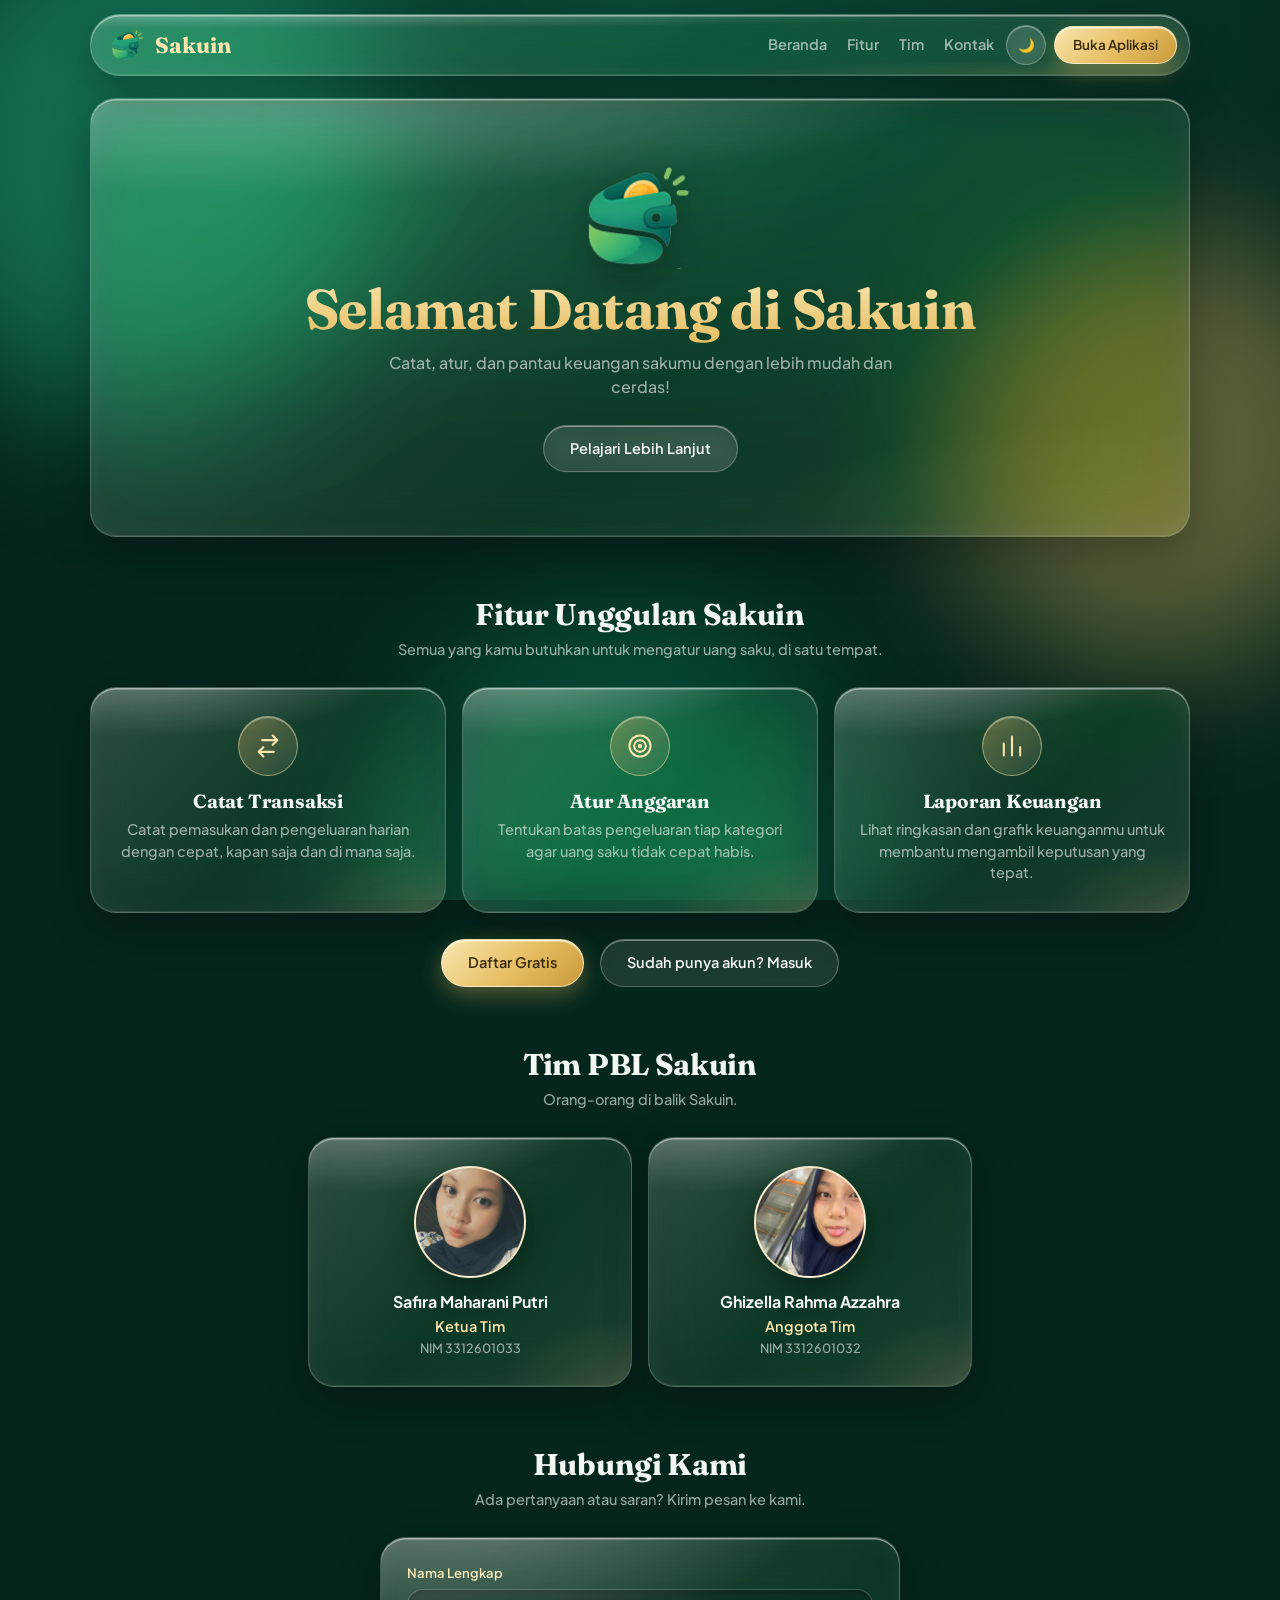
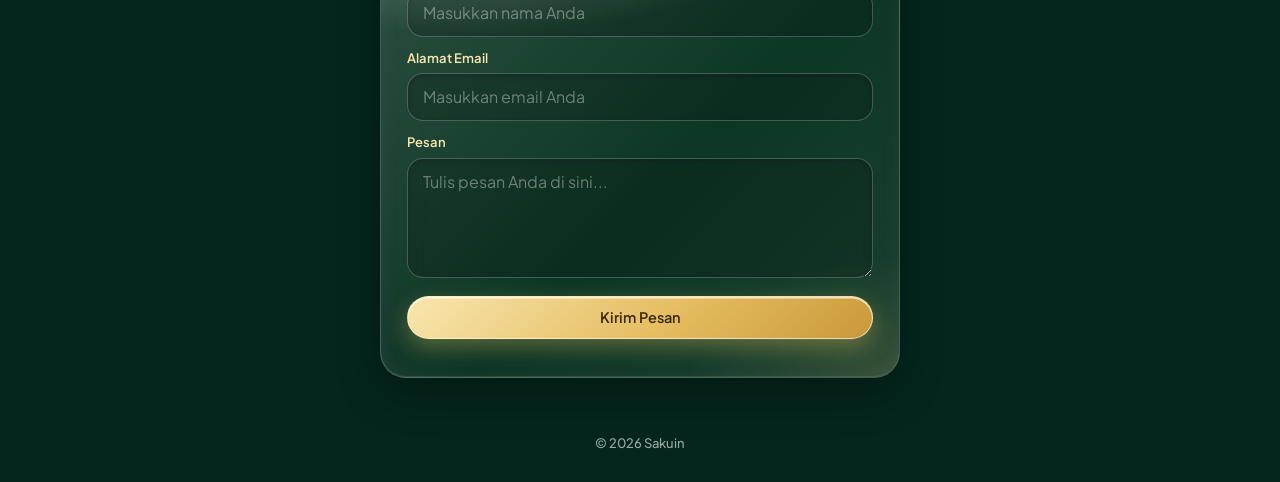
<file: index.html>
<!DOCTYPE html>
<html lang="id" data-bs-theme="dark">
<head>
  <meta charset="utf-8">
  <meta name="viewport" content="width=device-width, initial-scale=1">
  <title>Sakuin – Kelola Uang Saku dengan Mudah</title>
  <link rel="icon" href="assets/img/logo.png">

  <!-- Fonts -->
  <link rel="preconnect" href="https://fonts.googleapis.com">
  <link rel="preconnect" href="https://fonts.gstatic.com" crossorigin>
  <link href="https://fonts.googleapis.com/css2?family=Fraunces:wght@700&family=Plus+Jakarta+Sans:wght@500;600;700&display=swap" rel="stylesheet">

  <!-- Bootstrap -->
  <link href="https://cdn.jsdelivr.net/npm/bootstrap@5.3.3/dist/css/bootstrap.min.css" rel="stylesheet">

  <style>
    /* 1. Variabel & tema */
    :root {
      --bg: #04261c;
      --em1: #1fa57a;
      --em2: #0e8a63;
      --gold: #e6bd62;
      --gold2: #f8e6ae;
      --tx: #f2f7f3;
      --mut: rgba(242, 247, 243, .62);
      --in: #6fe0b0;
      --r: 26px;

      --bs-body-bg: var(--bg);
      --bs-body-color: var(--tx);
      --bs-body-font-family: 'Plus Jakarta Sans', system-ui, sans-serif;
    }

    [data-bs-theme="light"] {
      --bg: #e8f4ec;
      --tx: #0b3b2b;
      --mut: rgba(11, 59, 43, .66);
      --in: #0b7a52;
      --gold-text: #8a6a1c;
    }

    /* 2. Dasar */
    html {
      scroll-behavior: smooth;
      scroll-padding-top: 90px;
    }

    body {
      min-height: 100%;
      overflow-x: hidden;
      font-size: 14.5px;
      font-weight: 500;
      line-height: 1.5;
      color: var(--tx);
      background: var(--bg);
    }

    h1, h2, h3 {
      font-family: 'Fraunces', Georgia, serif;
      font-weight: 700;
      letter-spacing: -.01em;
    }

    :focus-visible {
      outline: 2px solid var(--gold);
      outline-offset: 2px;
    }

    .wrap {
      width: min(1100px, calc(100% - 28px));
      margin: 0 auto;
    }

    /* 3. Latar cahaya hijau & emas */
    .orbs {
      position: fixed;
      inset: 0;
      z-index: -1;
      overflow: hidden;
      background: radial-gradient(90% 70% at 50% 0%, #0a4a37, var(--bg) 70%);
    }

    .orbs i {
      position: absolute;
      border-radius: 50%;
      filter: blur(70px);
      animation: float 22s ease-in-out infinite alternate;
    }

    .orbs i:nth-child(1) {
      width: 520px;
      height: 520px;
      left: -120px;
      top: -100px;
      background: var(--em1);
      opacity: .5;
    }

    .orbs i:nth-child(2) {
      width: 440px;
      height: 440px;
      right: -100px;
      top: 25%;
      background: var(--gold);
      opacity: .38;
      animation-delay: -8s;
    }

    .orbs i:nth-child(3) {
      width: 480px;
      height: 480px;
      left: 30%;
      bottom: -200px;
      background: var(--em2);
      opacity: .45;
      animation-delay: -14s;
    }

    @keyframes float {
      to { transform: translate(70px, 50px) scale(1.15); }
    }

    [data-bs-theme="light"] .orbs {
      background: radial-gradient(90% 70% at 50% 0%, #cdeedb, #e8f4ec 70%);
    }

    [data-bs-theme="light"] .orbs i {
      opacity: .35;
    }

    /* 4. Komponen: liquid glass */
    .glass {
      position: relative;
      background: linear-gradient(135deg,
        rgba(255, 255, 255, .17),
        rgba(255, 255, 255, .05) 55%,
        rgba(255, 255, 255, .1));
      -webkit-backdrop-filter: blur(24px) saturate(190%);
      backdrop-filter: blur(24px) saturate(190%);
      border: 1px solid rgba(255, 255, 255, .2);
      border-radius: var(--r);
      box-shadow:
        0 14px 44px rgba(0, 0, 0, .3),
        inset 0 1.5px 0 rgba(255, 255, 255, .5),
        inset 0 -1px 0 rgba(255, 255, 255, .1),
        inset 0 0 26px rgba(255, 255, 255, .05);
    }

    .glass::before {
      content: "";
      position: absolute;
      inset: 0;
      border-radius: inherit;
      pointer-events: none;
      background:
        radial-gradient(120% 55% at 18% -8%, rgba(255, 255, 255, .3), transparent 55%),
        radial-gradient(60% 40% at 100% 100%, rgba(230, 189, 98, .14), transparent 70%);
    }

    [data-bs-theme="light"] .glass {
      background: linear-gradient(135deg,
        rgba(255, 255, 255, .75),
        rgba(255, 255, 255, .35) 55%,
        rgba(255, 255, 255, .6));
      border-color: rgba(255, 255, 255, .85);
      box-shadow:
        0 14px 40px rgba(14, 107, 77, .18),
        inset 0 1.5px 0 #fff,
        inset 0 -1px 0 rgba(255, 255, 255, .5);
    }

    /* 5. Komponen: tombol */
    .btn-sk {
      position: relative;
      padding: 10px 20px;
      font-weight: 600;
      color: var(--tx);
      background: rgba(255, 255, 255, .1);
      border: 1px solid rgba(255, 255, 255, .25);
      border-radius: 999px;
      -webkit-backdrop-filter: blur(12px);
      backdrop-filter: blur(12px);
      box-shadow: inset 0 1px 0 rgba(255, 255, 255, .4);
      transition: transform .2s, background .2s;
    }

    .btn-sk:hover {
      color: var(--tx);
      background: rgba(255, 255, 255, .18);
      transform: translateY(-1px);
    }

    .btn-sk:active {
      transform: scale(.97);
    }

    .btn-sk.gold,
    .btn-sk.gold:hover {
      color: #3a2a05;
      background: linear-gradient(135deg, var(--gold2), var(--gold) 55%, #c9993a);
      border-color: rgba(255, 245, 210, .7);
      box-shadow:
        inset 0 1.5px 0 rgba(255, 255, 255, .7),
        0 8px 22px rgba(230, 189, 98, .35);
    }

    .btn-sk.gold:hover {
      background: linear-gradient(135deg, #fff0c4, var(--gold) 55%, #d4a443);
    }

    [data-bs-theme="light"] .btn-sk:not(.gold) {
      background: rgba(255, 255, 255, .55);
      border-color: rgba(14, 107, 77, .2);
    }

    /* 6. Navbar */
    .nb {
      position: sticky;
      top: 14px;
      z-index: 10;
      margin-top: 14px;
      padding: 9px 12px 9px 20px;
      border-radius: 30px;
    }

    .nb .lg {
      display: flex;
      align-items: center;
      gap: 10px;
      font: 700 22px 'Fraunces', serif;
      color: var(--gold2);
      text-decoration: none;
    }

    .nb .lg img {
      width: 34px;
    }

    .nb .nav-link {
      padding: 8px 16px;
      border-radius: 999px;
      font-weight: 600;
      color: var(--mut);
      transition: .2s;
    }

    .nb .nav-link:hover {
      color: var(--tx);
      background: rgba(255, 255, 255, .1);
    }

    .nb .btn-sk {
      padding: 8px 18px;
      font-size: 13.5px;
    }

    .tm {
      display: grid;
      place-items: center;
      width: 40px;
      height: 40px;
      padding: 0 !important;
      font-size: 16px;
    }

    .navbar-toggler {
      border: 0;
      box-shadow: none !important;
      filter: invert(.9);
    }

    [data-bs-theme="light"] .navbar-toggler { filter: none; }
    [data-bs-theme="light"] .nb .lg { color: var(--gold-text); }
    [data-bs-theme="light"] .nb .nav-link:hover { background: rgba(14, 107, 77, .1); }

    /* 7. Hero */
    .hero {
      margin-top: 22px;
      padding: 64px 24px;
      text-align: center;
    }

    .hero img {
      width: 112px;
      filter: drop-shadow(0 12px 22px rgba(0, 0, 0, .35));
    }

    .hero h1 {
      margin: 6px 0 8px;
      font-size: clamp(34px, 6vw, 56px);
      background: linear-gradient(180deg, var(--gold2), var(--gold));
      -webkit-background-clip: text;
      background-clip: text;
      color: transparent;
    }

    .hero p {
      max-width: 560px;
      margin: 0 auto;
      font-size: 16px;
      color: var(--mut);
    }

    [data-bs-theme="light"] .hero h1 {
      background: linear-gradient(180deg, #b8892b, var(--gold-text));
      -webkit-background-clip: text;
      background-clip: text;
    }

    .cta {
      margin-top: 26px;
    }

    .cta .btn-sk {
      padding: 12px 26px;
    }

    /* 8. Seksi umum */
    .sec {
      padding: 60px 0 0;
    }

    .sec h2 {
      margin-bottom: 6px;
      font-size: 30px;
      text-align: center;
    }

    .sub2 {
      margin-bottom: 26px;
      color: var(--mut);
      text-align: center;
    }

    /* 9. Fitur & kartu tim */
    .fc,
    .tc {
      height: 100%;
      text-align: center;
      transition: transform .3s ease, box-shadow .3s ease;
    }

    .fc { padding: 28px 22px; }
    .tc { padding: 28px 20px; }

    .fc:hover,
    .tc:hover {
      transform: scale(1.05);
      box-shadow:
        0 20px 50px rgba(0, 0, 0, .4),
        0 0 30px rgba(230, 189, 98, .25);
    }

    [data-bs-theme="light"] .fc:hover,
    [data-bs-theme="light"] .tc:hover {
      box-shadow:
        0 20px 44px rgba(14, 107, 77, .25),
        0 0 28px rgba(184, 137, 43, .25);
    }

    .fc h3 {
      margin: 14px 0 6px;
      font-size: 19px;
    }

    .fc p {
      margin: 0;
      color: var(--mut);
    }

    .ic {
      display: grid;
      place-items: center;
      width: 60px;
      height: 60px;
      margin: 0 auto;
      border-radius: 50%;
      background: linear-gradient(135deg, rgba(230, 189, 98, .34), rgba(255, 255, 255, .08));
      border: 1px solid rgba(248, 230, 174, .45);
      box-shadow: inset 0 1px 0 rgba(255, 255, 255, .4);
    }

    .ic svg {
      width: 28px;
      height: 28px;
      fill: none;
      stroke: var(--gold2);
      stroke-width: 1.8;
      stroke-linecap: round;
      stroke-linejoin: round;
    }

    [data-bs-theme="light"] .ic svg { stroke: var(--gold-text); }

    /* Tim */
    .av {
      display: grid;
      place-items: center;
      width: 112px;
      height: 112px;
      margin: 0 auto 12px;
      overflow: hidden;
      border-radius: 50%;
      font: 700 44px 'Fraunces', serif;
      color: #3a2a05;
      background: linear-gradient(135deg, var(--gold2), var(--gold));
      border: 2px solid rgba(255, 255, 255, .6);
      box-shadow:
        0 10px 30px rgba(0, 0, 0, .3),
        inset 0 2px 0 rgba(255, 255, 255, .6);
    }

    .av img {
      width: 100%;
      height: 100%;
      object-fit: cover;
    }

    .tc b {
      display: block;
      font-size: 16px;
    }

    .tc small {
      display: block;
      color: var(--mut);
    }

    .rl {
      margin: 2px 0;
      font-weight: 600;
      color: var(--gold2);
    }

    [data-bs-theme="light"] .rl { color: var(--gold-text); }

    /* 10. Form kontak */
    .cf {
      max-width: 520px;
      margin: 0 auto;
      padding: 26px;
    }

    .cf label {
      display: block;
      margin: 12px 0 5px;
      font-size: 13px;
      font-weight: 600;
      color: var(--gold2);
    }

    .cf label:first-child { margin-top: 0; }

    .cf .form-control {
      width: 100%;
      padding: 11px 15px;
      color: var(--tx);
      background: rgba(0, 0, 0, .18);
      border: 1px solid rgba(255, 255, 255, .22);
      border-radius: 16px;
      box-shadow: inset 0 2px 6px rgba(0, 0, 0, .2);
    }

    .cf .form-control::placeholder {
      color: rgba(242, 247, 243, .4);
    }

    .cf .form-control:focus {
      border-color: var(--gold);
      box-shadow: 0 0 0 .2rem rgba(230, 189, 98, .25);
    }

    .cf .btn-sk {
      width: 100%;
      margin-top: 18px;
    }

    .invalid-feedback { color: #ffb4a2; }

    .ok {
      margin-top: 12px;
      font-size: 13.5px;
      color: var(--in);
      text-align: center;
    }

    [data-bs-theme="light"] .cf label { color: var(--gold-text); }

    [data-bs-theme="light"] .cf .form-control {
      background: rgba(255, 255, 255, .65);
      border-color: rgba(14, 107, 77, .25);
      box-shadow: inset 0 2px 5px rgba(14, 107, 77, .12);
    }

    [data-bs-theme="light"] .cf .form-control::placeholder { color: rgba(11, 59, 43, .4); }
    [data-bs-theme="light"] .invalid-feedback { color: #b3402a; }

    /* 11. Footer */
    .ft2 {
      padding: 56px 0 28px;
      font-size: 13px;
      color: var(--mut);
      text-align: center;
    }

    /* 12. Aksesibilitas */
    @media (prefers-reduced-motion: reduce) {
      * {
        animation: none !important;
        transition: none !important;
      }
    }
  </style>
</head>

<body>
  <div class="orbs" aria-hidden="true"><i></i><i></i><i></i></div>

  <div class="wrap">

    <!-- Navbar -->
    <header class="nb glass navbar navbar-expand-md">
      <a class="lg navbar-brand m-0" href="#beranda">
        <img src="assets/img/logo.png" alt="">Sakuin
      </a>

      <button class="navbar-toggler" type="button"
              data-bs-toggle="collapse" data-bs-target="#menu"
              aria-controls="menu" aria-expanded="false" aria-label="Buka menu">
        <span class="navbar-toggler-icon"></span>
      </button>

      <nav class="collapse navbar-collapse justify-content-end" id="menu">
        <ul class="navbar-nav align-items-md-center gap-1 pt-3 pt-md-0">
          <li class="nav-item"><a class="nav-link" href="#beranda">Beranda</a></li>
          <li class="nav-item"><a class="nav-link" href="#fitur">Fitur</a></li>
          <li class="nav-item"><a class="nav-link" href="#tim">Tim</a></li>
          <li class="nav-item"><a class="nav-link" href="#kontak">Kontak</a></li>
          <li class="nav-item">
            <button class="btn-sk tm" id="tm" type="button" aria-label="Ganti tema"></button>
          </li>
          <li class="nav-item ms-md-1 mt-2 mt-md-0">
            <a class="btn-sk gold d-inline-block text-decoration-none" href="auth/login.html">Buka Aplikasi</a>
          </li>
        </ul>
      </nav>
    </header>

    <main>
      <!-- Hero -->
      <section class="hero glass" id="beranda">
        <img src="assets/img/logo.png" alt="Logo Sakuin">
        <h1>Selamat Datang di Sakuin</h1>
        <p>Catat, atur, dan pantau keuangan sakumu dengan lebih mudah dan cerdas!</p>
        <div class="cta d-flex flex-wrap justify-content-center gap-3">
          <a class="btn-sk text-decoration-none" href="#fitur">Pelajari Lebih Lanjut</a>
        </div>
      </section>

      <!-- Fitur -->
      <section class="sec" id="fitur">
        <h2>Fitur Unggulan Sakuin</h2>
        <p class="sub2">Semua yang kamu butuhkan untuk mengatur uang saku, di satu tempat.</p>

        <div class="row g-3">
          <div class="col-12 col-md-4">
            <div class="glass fc">
              <div class="ic">
                <svg viewBox="0 0 24 24" aria-hidden="true"><path d="M7 7h13M16 3l4 4-4 4M17 17H4M8 13l-4 4 4 4"/></svg>
              </div>
              <h3>Catat Transaksi</h3>
              <p>Catat pemasukan dan pengeluaran harian dengan cepat, kapan saja dan di mana saja.</p>
            </div>
          </div>

          <div class="col-12 col-md-4">
            <div class="glass fc">
              <div class="ic">
                <svg viewBox="0 0 24 24" aria-hidden="true"><circle cx="12" cy="12" r="9"/><circle cx="12" cy="12" r="5"/><circle cx="12" cy="12" r="1"/></svg>
              </div>
              <h3>Atur Anggaran</h3>
              <p>Tentukan batas pengeluaran tiap kategori agar uang saku tidak cepat habis.</p>
            </div>
          </div>

          <div class="col-12 col-md-4">
            <div class="glass fc">
              <div class="ic">
                <svg viewBox="0 0 24 24" aria-hidden="true"><path d="M5 20V10M12 20V4M19 20v-7"/></svg>
              </div>
              <h3>Laporan Keuangan</h3>
              <p>Lihat ringkasan dan grafik keuanganmu untuk membantu mengambil keputusan yang tepat.</p>
            </div>
          </div>
        </div>

        <div class="cta d-flex flex-wrap justify-content-center gap-3">
          <a class="btn-sk gold text-decoration-none" href="auth/register.html">Daftar Gratis</a>
          <a class="btn-sk text-decoration-none" href="auth/login.html">Sudah punya akun? Masuk</a>
        </div>
      </section>

      <!-- Tim -->
      <section class="sec" id="tim">
        <h2>Tim PBL Sakuin</h2>
        <p class="sub2">Orang-orang di balik Sakuin.</p>

        <div class="row g-3 justify-content-center mx-auto" style="max-width: 680px">
          <div class="col-12 col-md-6">
            <div class="glass tc">
              <div class="av">
                <img src="assets/img/pasfira.jpeg" alt="Safira Maharani Putri" onerror="this.replaceWith('SM')">
              </div>
              <b>Safira Maharani Putri</b>
              <div class="rl">Ketua Tim</div>
              <small>NIM 3312601033</small>
            </div>
          </div>

          <div class="col-12 col-md-6">
            <div class="glass tc">
              <div class="av">
                <img src="assets/img/pasgizel.jpg" alt="Ghizella Rahma Azzahra" onerror="this.replaceWith('GR')">
              </div>
              <b>Ghizella Rahma Azzahra</b>
              <div class="rl">Anggota Tim</div>
              <small>NIM 3312601032</small>
            </div>
          </div>
        </div>
      </section>

      <!-- Kontak -->
      <section class="sec" id="kontak">
        <h2>Hubungi Kami</h2>
        <p class="sub2">Ada pertanyaan atau saran? Kirim pesan ke kami.</p>

        <form class="glass cf" id="kf" novalidate>
          <label for="nama">Nama Lengkap</label>
          <input id="nama" name="nama" class="form-control" required placeholder="Masukkan nama Anda">
          <div class="invalid-feedback">Nama wajib diisi.</div>

          <label for="email">Alamat Email</label>
          <input id="email" name="email" type="email" class="form-control" required placeholder="Masukkan email Anda">
          <div class="invalid-feedback">Masukkan alamat email yang valid.</div>

          <label for="pesan">Pesan</label>
          <textarea id="pesan" name="pesan" rows="4" class="form-control" required placeholder="Tulis pesan Anda di sini..."></textarea>
          <div class="invalid-feedback">Pesan wajib diisi.</div>

          <button class="btn-sk gold" type="submit">Kirim Pesan</button>
          <div class="ok" id="ok" role="status"></div>
        </form>
      </section>
    </main>

    <footer class="ft2">© 2026 Sakuin</footer>
  </div>

  <script src="https://cdn.jsdelivr.net/npm/bootstrap@5.3.3/dist/js/bootstrap.bundle.min.js"></script>
  <script>
    /* ---------- Tema gelap / terang ---------- */
    const STORAGE_KEY = 'sakuin-tema';
    const root = document.documentElement;
    const tombolTema = document.getElementById('tm');

    function simpanTema(tema) {
      try { localStorage.setItem(STORAGE_KEY, tema); } catch (e) { /* abaikan */ }
    }

    function ambilTema() {
      try { return localStorage.getItem(STORAGE_KEY); } catch (e) { return null; }
    }

    function setTema(tema) {
      root.setAttribute('data-bs-theme', tema);
      tombolTema.textContent = tema === 'dark' ? '🌙' : '☀️';
      simpanTema(tema);
    }

    setTema(ambilTema() || 'dark');

    tombolTema.addEventListener('click', () => {
      const sekarang = root.getAttribute('data-bs-theme');
      setTema(sekarang === 'dark' ? 'light' : 'dark');
    });

    /* ---------- Form kontak ---------- */
    const form = document.getElementById('kf');
    const pesanOk = document.getElementById('ok');

    form.addEventListener('submit', (e) => {
      e.preventDefault();
      form.classList.add('was-validated');

      if (!form.checkValidity()) return;

      pesanOk.textContent = `Terima kasih, ${form.nama.value.trim()}! Pesanmu sudah terkirim.`;
      form.reset();
      form.classList.remove('was-validated');
    });
  </script>
</body>
</html>
</file>
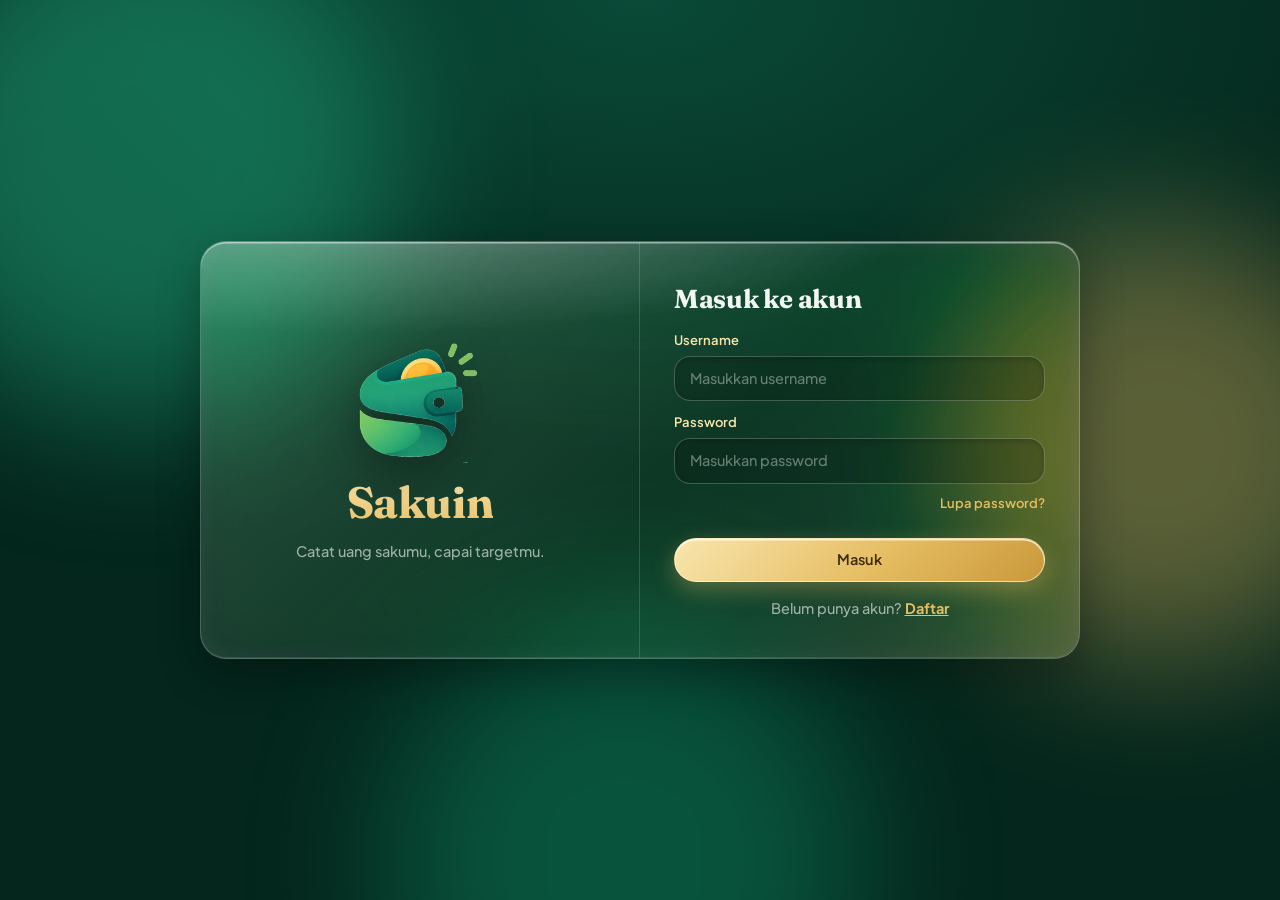
<file: auth/ganti-password.html>
<!DOCTYPE html>
<html lang="id">
<head>
  <meta charset="utf-8">
  <meta name="viewport" content="width=device-width, initial-scale=1">
  <title>Password Baru – Sakuin</title>
  <link rel="icon" href="../assets/img/logo.png">

  <!-- Fonts -->
  <link rel="preconnect" href="https://fonts.googleapis.com">
  <link rel="preconnect" href="https://fonts.gstatic.com" crossorigin>
  <link href="https://fonts.googleapis.com/css2?family=Fraunces:wght@700&family=Plus+Jakarta+Sans:wght@500;600;700&display=swap" rel="stylesheet">

  <!-- Gaya aplikasi -->
  <link rel="stylesheet" href="../assets/css/style.css">
</head>

<body data-auth>
  <div id="content">

    <h2>Buat password baru</h2>
    <p style="color: var(--mut); margin-top: 6px">
      Passwordmu sudah direset admin. Buat password baru untuk melanjutkan.
    </p>

    <form id="f">
      <label>Password baru</label>
      <input name="baru" type="password" required placeholder="Minimal 6 karakter">

      <label>Konfirmasi password baru</label>
      <input name="konfirmasi" type="password" required placeholder="Ulangi password baru">

      <!-- Pesan error (diisi oleh ganti.js) -->
      <div class="err" id="err"></div>

      <button class="btn gold">Simpan Password</button>
    </form>

    <p class="sw"><a href="login.html?logout=1">Batal dan keluar</a></p>

  </div>

  <script src="../assets/js/data.js"></script>
  <script src="../assets/js/app.js"></script>
  <script src="../assets/js/ganti.js"></script>
</body>
</html>
</file>
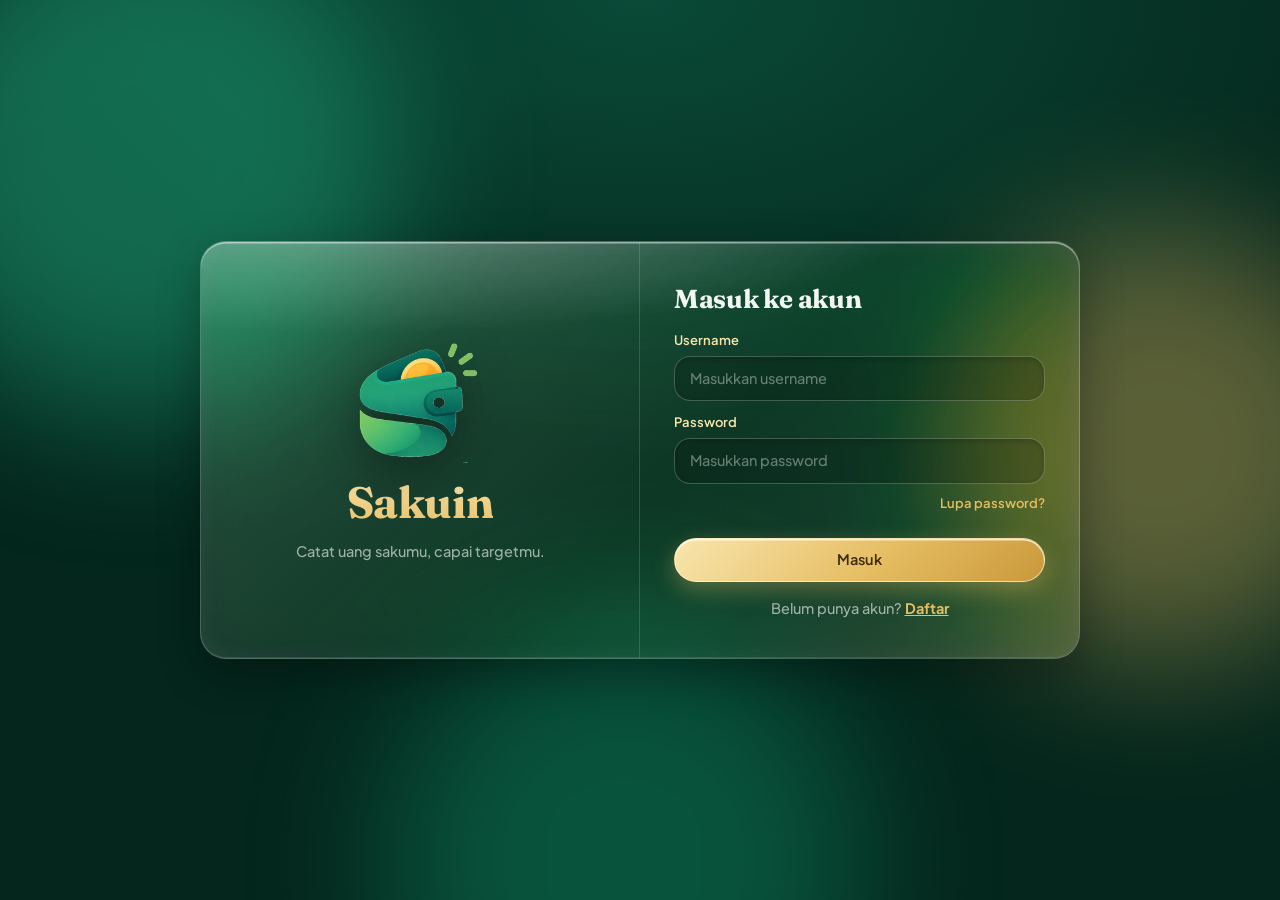
<file: auth/login.html>
<!DOCTYPE html>
<html lang="id">
<head>
  <meta charset="utf-8">
  <meta name="viewport" content="width=device-width, initial-scale=1">
  <title>Masuk – Sakuin</title>
  <link rel="icon" href="../assets/img/logo.png">

  <!-- Fonts -->
  <link rel="preconnect" href="https://fonts.googleapis.com">
  <link rel="preconnect" href="https://fonts.gstatic.com" crossorigin>
  <link href="https://fonts.googleapis.com/css2?family=Fraunces:wght@700&family=Plus+Jakarta+Sans:wght@500;600;700&display=swap" rel="stylesheet">

  <!-- Gaya aplikasi -->
  <link rel="stylesheet" href="../assets/css/style.css">
</head>

<body data-auth>
  <div id="content">

    <h2>Masuk ke akun</h2>

    <form id="f" autocomplete="off">
      <label>Username</label>
      <input name="username" required placeholder="Masukkan username">

      <label>Password</label>
      <input name="password" type="password" required placeholder="Masukkan password">

      <div style="text-align: right; margin-top: 8px">
        <a href="lupa-password.html"
           style="color: var(--gold); font-weight: 600; font-size: 13px; text-decoration: none">
          Lupa password?
        </a>
      </div>

      <!-- Pesan error (diisi oleh login.js) -->
      <div class="err" id="err"></div>

      <button class="btn gold">Masuk</button>
    </form>

    <p class="sw">Belum punya akun? <a href="register.html">Daftar</a></p>

  </div>

  <script src="../assets/js/data.js"></script>
  <script src="../assets/js/app.js"></script>
  <script src="../assets/js/login.js"></script>
</body>
</html>
</file>
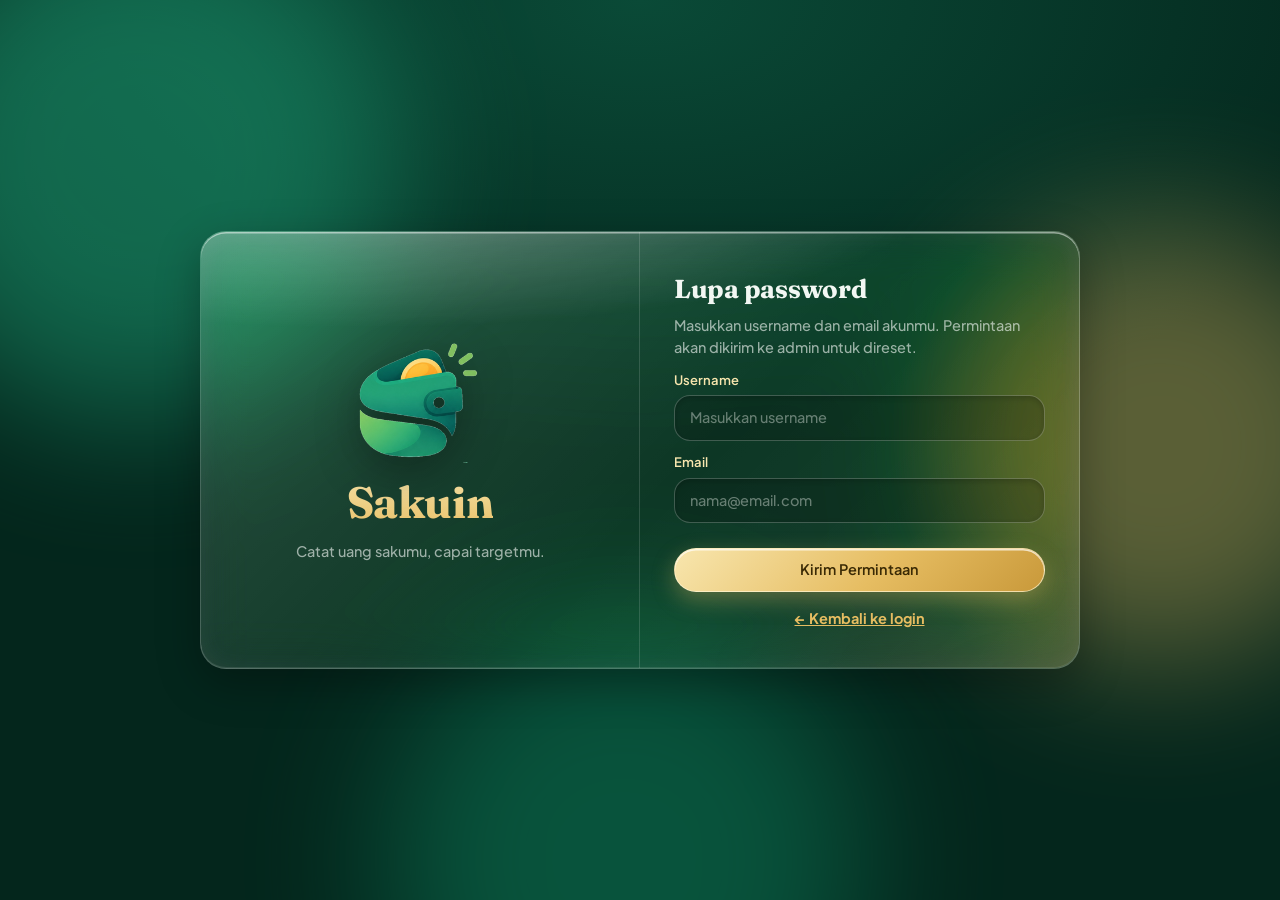
<file: auth/lupa-password.html>
<!DOCTYPE html>
<html lang="id">
<head>
  <meta charset="utf-8">
  <meta name="viewport" content="width=device-width, initial-scale=1">
  <title>Lupa Password – Sakuin</title>
  <link rel="icon" href="../assets/img/logo.png">

  <!-- Fonts -->
  <link rel="preconnect" href="https://fonts.googleapis.com">
  <link rel="preconnect" href="https://fonts.gstatic.com" crossorigin>
  <link href="https://fonts.googleapis.com/css2?family=Fraunces:wght@700&family=Plus+Jakarta+Sans:wght@500;600;700&display=swap" rel="stylesheet">

  <!-- Gaya aplikasi -->
  <link rel="stylesheet" href="../assets/css/style.css">
</head>

<body data-auth>
  <div id="content">

    <h2>Lupa password</h2>
    <p style="color: var(--mut); margin-top: 6px">
      Masukkan username dan email akunmu. Permintaan akan dikirim ke admin untuk direset.
    </p>

    <!-- Form permintaan reset -->
    <form id="f">
      <label>Username</label>
      <input name="username" required placeholder="Masukkan username">

      <label>Email</label>
      <input name="email" type="email" required placeholder="nama@email.com">

      <!-- Pesan error (diisi oleh lupa.js) -->
      <div class="err" id="err"></div>

      <button class="btn gold">Kirim Permintaan</button>
    </form>

    <!-- Pesan sukses (ditampilkan oleh lupa.js setelah form terkirim) -->
    <div id="ok" hidden>
      <h3 style="margin-top: 18px">Permintaan terkirim ✓</h3>

      <p style="color: var(--mut); margin-top: 8px">
        Aplikasi email-mu akan terbuka dengan pesan untuk admin.
        <b>Tekan Kirim</b> di aplikasi email tersebut.
        Kalau tidak terbuka, klik tombol di bawah.
      </p>

      <a class="btn gold" id="mk" style="display: block; margin-top: 16px">Buka aplikasi email</a>

      <p style="color: var(--mut); margin-top: 14px; font-size: 13px">
        Setelah admin mereset, kamu akan menerima <b>password sementara</b> lewat email.
        Masuk dengan password itu, lalu buat password baru.
      </p>
    </div>

    <p class="sw"><a href="login.html">← Kembali ke login</a></p>

  </div>

  <script src="../assets/js/data.js"></script>
  <script src="../assets/js/app.js"></script>
  <script src="../assets/js/lupa.js"></script>
</body>
</html>
</file>
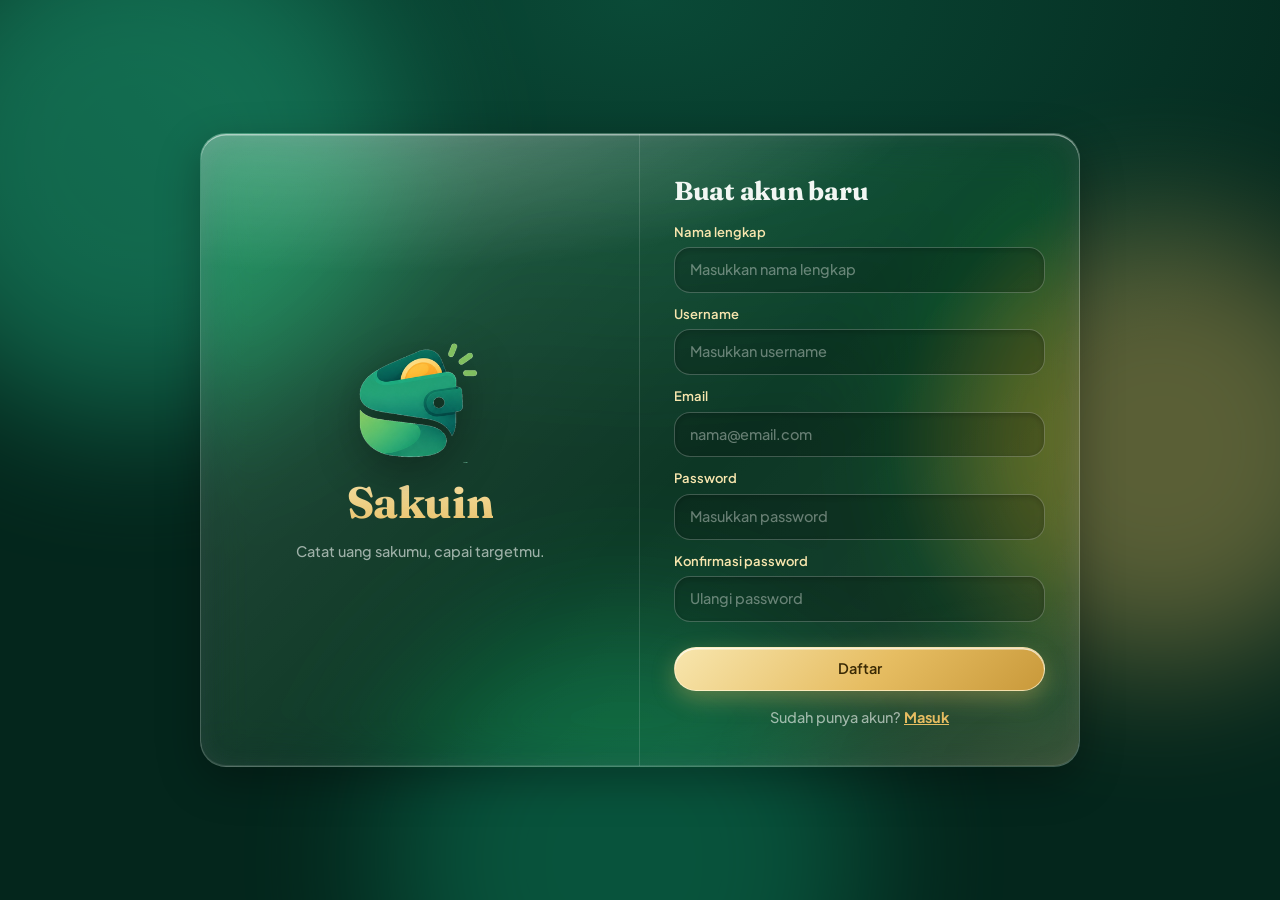
<file: auth/register.html>
<!DOCTYPE html>
<html lang="id">
<head>
  <meta charset="utf-8">
  <meta name="viewport" content="width=device-width, initial-scale=1">
  <title>Daftar – Sakuin</title>
  <link rel="icon" href="../assets/img/logo.png">

  <!-- Fonts -->
  <link rel="preconnect" href="https://fonts.googleapis.com">
  <link rel="preconnect" href="https://fonts.gstatic.com" crossorigin>
  <link href="https://fonts.googleapis.com/css2?family=Fraunces:wght@700&family=Plus+Jakarta+Sans:wght@500;600;700&display=swap" rel="stylesheet">

  <!-- Gaya aplikasi -->
  <link rel="stylesheet" href="../assets/css/style.css">
</head>

<body data-auth>
  <div id="content">

    <h2>Buat akun baru</h2>

    <form id="f">
      <label>Nama lengkap</label>
      <input name="nama" required maxlength="100" placeholder="Masukkan nama lengkap">

      <label>Username</label>
      <input name="username" required placeholder="Masukkan username">

      <label>Email</label>
      <input name="email" type="email" required placeholder="nama@email.com">

      <label>Password</label>
      <input name="password" type="password" required placeholder="Masukkan password">

      <label>Konfirmasi password</label>
      <input name="konfirmasi" type="password" required placeholder="Ulangi password">

      <!-- Pesan error (diisi oleh register.js) -->
      <div class="err" id="err"></div>

      <button class="btn gold">Daftar</button>
    </form>

    <p class="sw">Sudah punya akun? <a href="login.html">Masuk</a></p>

  </div>

  <script src="../assets/js/data.js"></script>
  <script src="../assets/js/app.js"></script>
  <script src="../assets/js/register.js"></script>
</body>
</html>
</file>
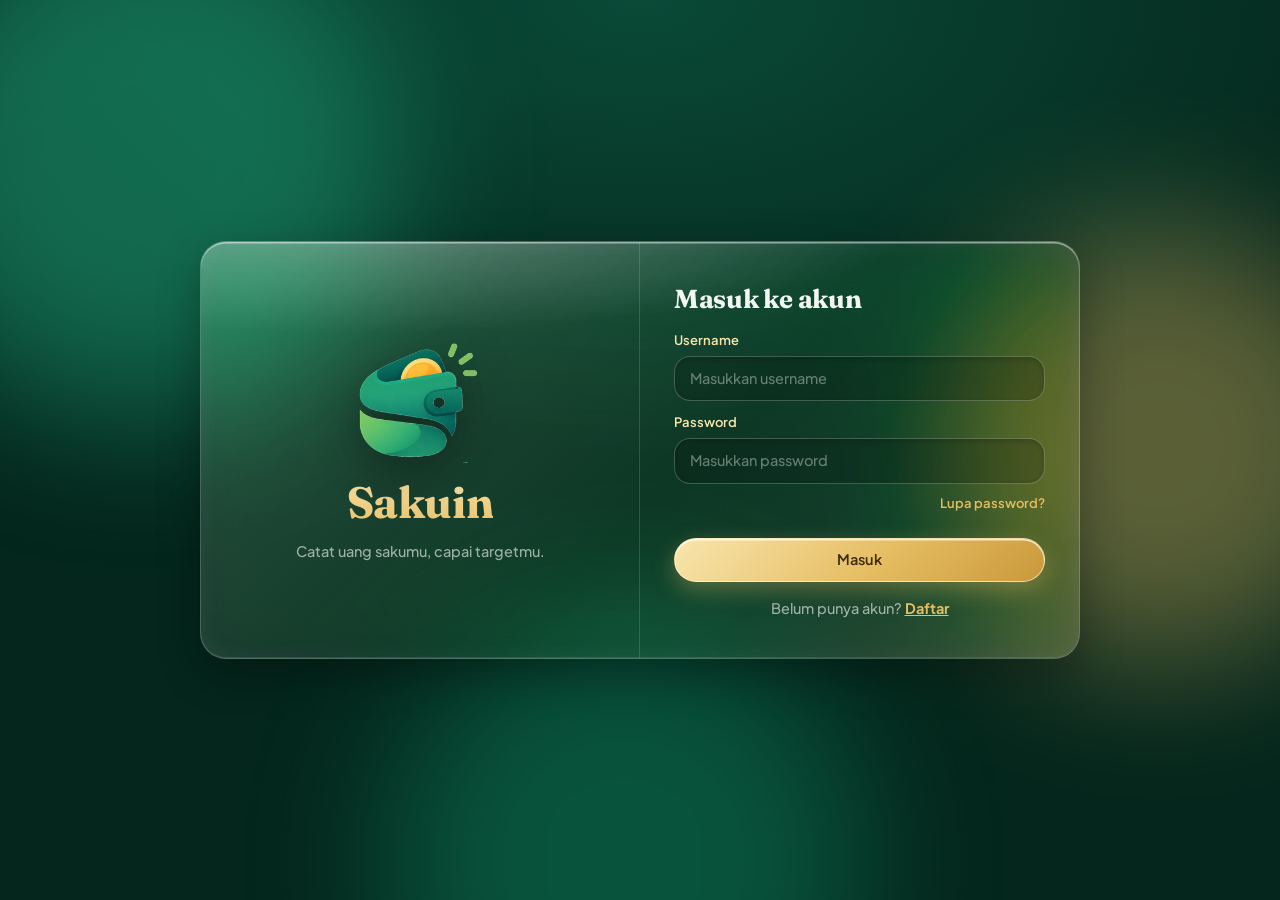
<file: pages/anggaran.html>
<!DOCTYPE html>
<html lang="id">
<head>
  <meta charset="utf-8">
  <meta name="viewport" content="width=device-width, initial-scale=1">
  <title>Anggaran – Sakuin</title>
  <link rel="icon" href="../assets/img/logo.png">

  <!-- Fonts -->
  <link rel="preconnect" href="https://fonts.googleapis.com">
  <link rel="preconnect" href="https://fonts.gstatic.com" crossorigin>
  <link href="https://fonts.googleapis.com/css2?family=Fraunces:wght@700&family=Plus+Jakarta+Sans:wght@500;600;700&display=swap" rel="stylesheet">

  <!-- Gaya aplikasi -->
  <link rel="stylesheet" href="../assets/css/style.css">
</head>

<body data-page="anggaran" data-title="Anggaran">
  <div id="content">

    <!-- Header + tombol atur batas -->
    <div class="glass pad bar" style="margin: 0">
      <div>
        <h3 style="font-size: 20px" id="jd"></h3>
        <small style="color: var(--mut)">
          Atur batas total bulanan atau per kategori. Kalau terlampaui, Sakuin akan mengingatkanmu.
        </small>
      </div>

      <button class="btn gold" onclick="openM('m-ang')">+ Atur Batas</button>
    </div>

    <!-- Daftar anggaran (diisi oleh anggaran.js) -->
    <div class="grid2" id="gr"></div>

    <!-- Modal atur batas pengeluaran -->
    <div class="ov" id="m-ang">
      <form class="glass modal">
        <h3>Atur Batas Pengeluaran</h3>

        <label>Berlaku untuk *</label>
        <select name="kategori" id="ko"></select>

        <label>Batas maksimal per bulan *</label>
        <input type="number" name="batas" min="1" step="1" required placeholder="Rp 0">

        <div class="acts">
          <button type="button" class="btn" onclick="closeM()">Batal</button>
          <button class="btn gold">Simpan</button>
        </div>
      </form>
    </div>

  </div>

  <script src="../assets/js/data.js"></script>
  <script src="../assets/js/app.js"></script>
  <script src="../assets/js/anggaran.js"></script>
</body>
</html>
</file>
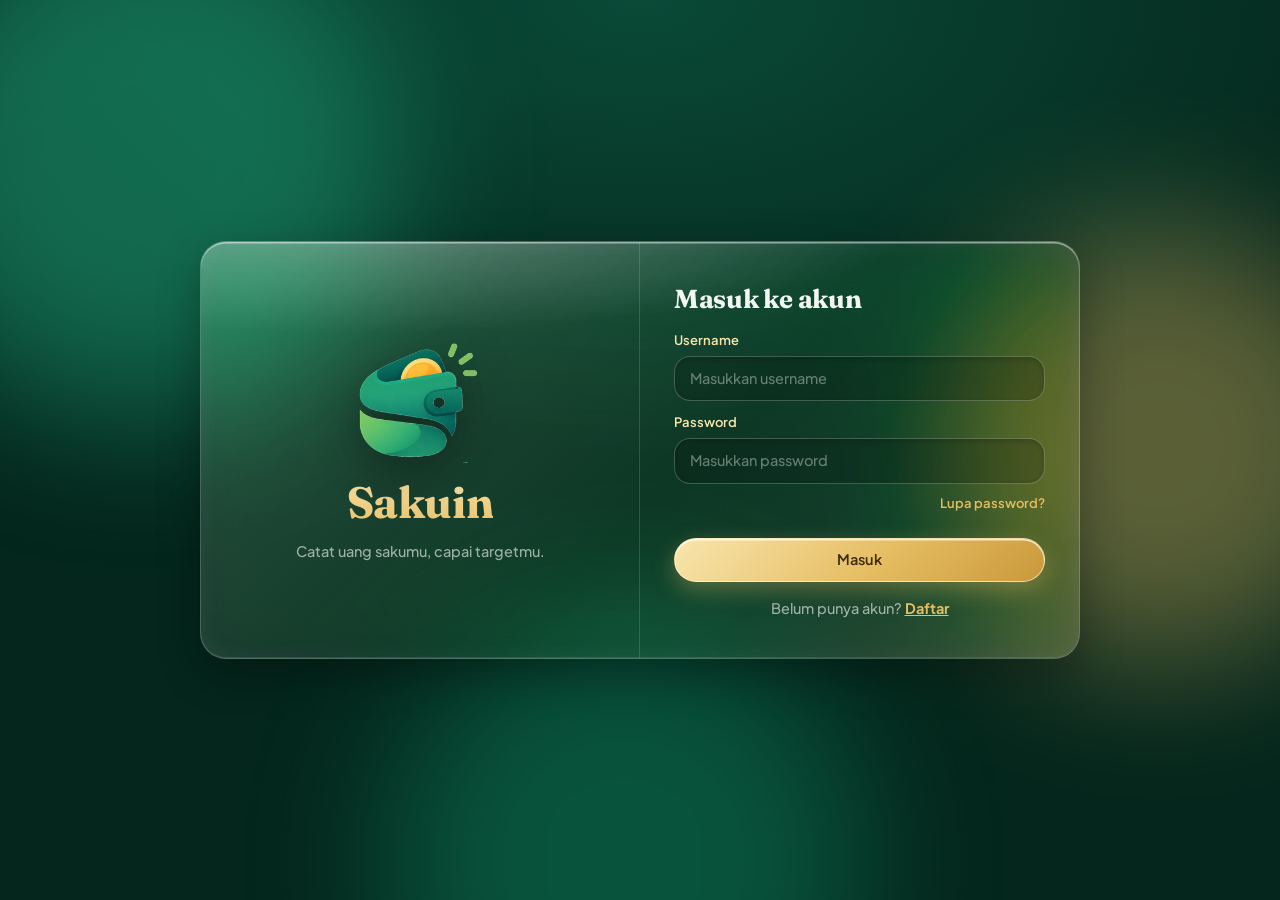
<file: pages/dashboard.html>
<!DOCTYPE html>
<html lang="id">
<head>
  <meta charset="utf-8">
  <meta name="viewport" content="width=device-width, initial-scale=1">
  <title>Dashboard – Sakuin</title>
  <link rel="icon" href="../assets/img/logo.png">

  <!-- Fonts -->
  <link rel="preconnect" href="https://fonts.googleapis.com">
  <link rel="preconnect" href="https://fonts.gstatic.com" crossorigin>
  <link href="https://fonts.googleapis.com/css2?family=Fraunces:wght@700&family=Plus+Jakarta+Sans:wght@500;600;700&display=swap" rel="stylesheet">

  <!-- Gaya aplikasi -->
  <link rel="stylesheet" href="../assets/css/style.css">
</head>

<body data-page="dashboard" data-title="Dashboard">
  <div id="content">

    <!-- Sapaan -->
    <div class="glass pad hello">
      <h1 id="hi"></h1>
      <p>Ringkasan keuangan bulan ini</p>
    </div>

    <!-- Peringatan anggaran (diisi oleh dashboard.js) -->
    <div id="warns" style="display: contents"></div>

    <!-- Ringkasan -->
    <div class="cards">
      <div class="glass stat">
        <small>Total Pemasukan</small>
        <b class="cin" id="s-in"></b>
      </div>

      <div class="glass stat">
        <small>Total Pengeluaran</small>
        <b class="cout" id="s-out"></b>
      </div>

      <div class="glass stat sal">
        <small>Saldo (keseluruhan)</small>
        <b id="s-sal"></b>
        <small id="s-tab"></small>
      </div>
    </div>

    <!-- Grafik & transaksi terbaru -->
    <div class="two">
      <div class="glass pad">
        <h3>Grafik Keuangan</h3>
        <div id="chart"></div>
      </div>

      <div class="glass pad">
        <h3>Transaksi Terbaru</h3>
        <div id="baru"></div>
      </div>
    </div>

  </div>

  <script src="../assets/js/data.js"></script>
  <script src="../assets/js/app.js"></script>
  <script src="../assets/js/dashboard.js"></script>
</body>
</html>
</file>
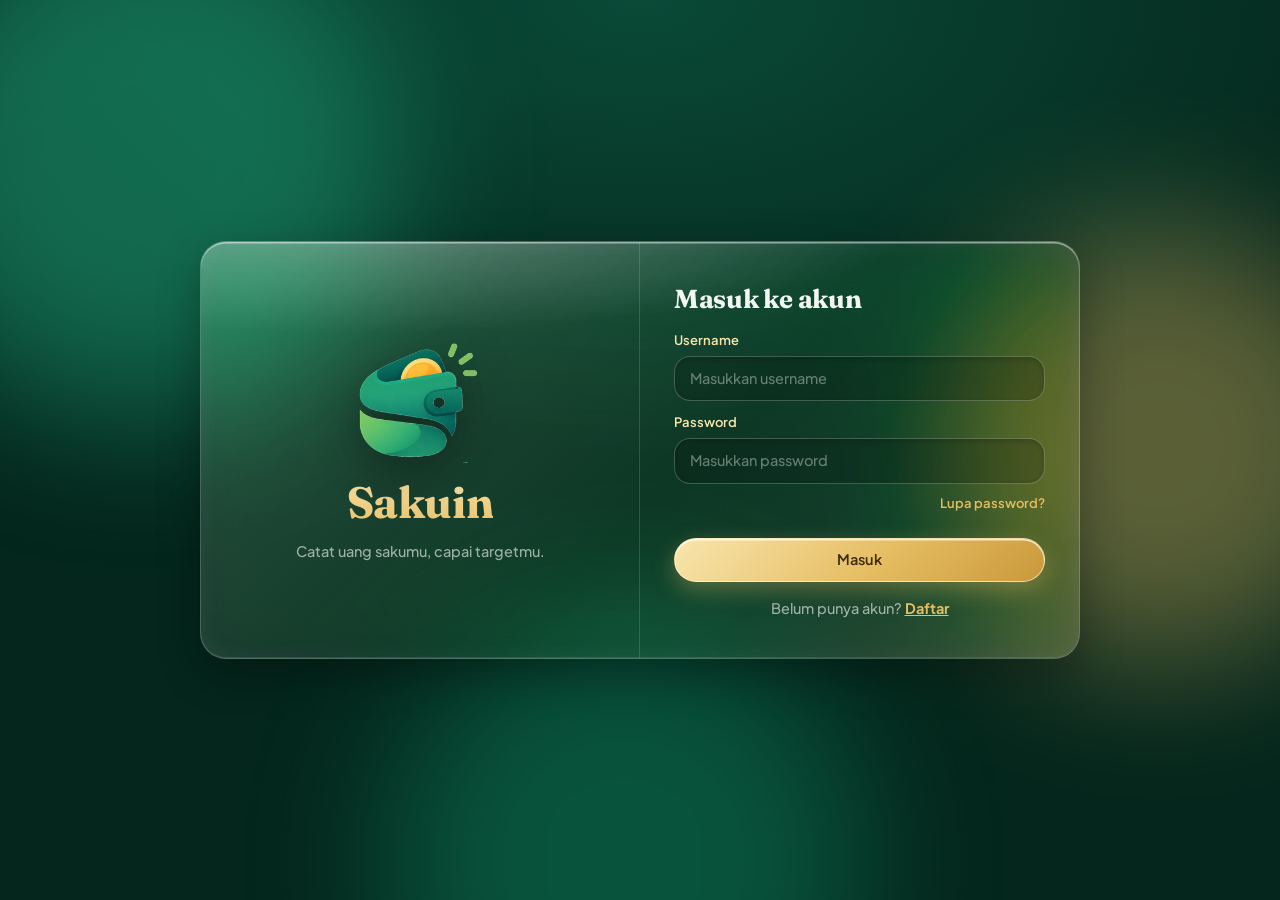
<file: pages/kategori.html>
<!DOCTYPE html>
<html lang="id">
<head>
  <meta charset="utf-8">
  <meta name="viewport" content="width=device-width, initial-scale=1">
  <title>Kategori – Sakuin</title>
  <link rel="icon" href="../assets/img/logo.png">

  <!-- Fonts -->
  <link rel="preconnect" href="https://fonts.googleapis.com">
  <link rel="preconnect" href="https://fonts.gstatic.com" crossorigin>
  <link href="https://fonts.googleapis.com/css2?family=Fraunces:wght@700&family=Plus+Jakarta+Sans:wght@500;600;700&display=swap" rel="stylesheet">

  <!-- Gaya aplikasi -->
  <link rel="stylesheet" href="../assets/css/style.css">
</head>

<body data-page="kategori" data-title="Kategori">
  <div id="content">

    <!-- Filter + tabel kategori -->
    <div class="glass pad">
      <form class="bar" id="fl">
        <div class="seg">
          <a href="#" class="on" data-j="Pemasukan">Pemasukan</a>
          <a href="#" data-j="Pengeluaran">Pengeluaran</a>
        </div>

        <input name="q" placeholder="Cari kategori">
        <button class="btn">Cari</button>
        <button type="button" class="btn gold" id="add">+ Tambah Kategori</button>
      </form>

      <div class="tw">
        <table>
          <thead>
            <tr>
              <th>No</th>
              <th>Nama Kategori</th>
              <th class="n">Total Transaksi</th>
              <th class="n">Aksi</th>
            </tr>
          </thead>
          <tbody id="tb"></tbody>
        </table>
      </div>
    </div>

    <!-- Modal tambah / ubah kategori -->
    <div class="ov" id="m-kat">
      <form class="glass modal">
        <input type="hidden" name="id">

        <h3 data-add="Tambah Kategori" data-edit="Ubah Kategori">Tambah Kategori</h3>

        <label>Nama kategori *</label>
        <input name="nama" required maxlength="50" placeholder="Masukkan nama kategori">

        <label>Jenis *</label>
        <select name="jenis">
          <option>Pemasukan</option>
          <option>Pengeluaran</option>
        </select>

        <div class="acts">
          <button type="button" class="btn" onclick="closeM()">Batal</button>
          <button class="btn gold">Simpan</button>
        </div>
      </form>
    </div>

  </div>

  <script src="../assets/js/data.js"></script>
  <script src="../assets/js/app.js"></script>
  <script src="../assets/js/kategori.js"></script>
</body>
</html>
</file>
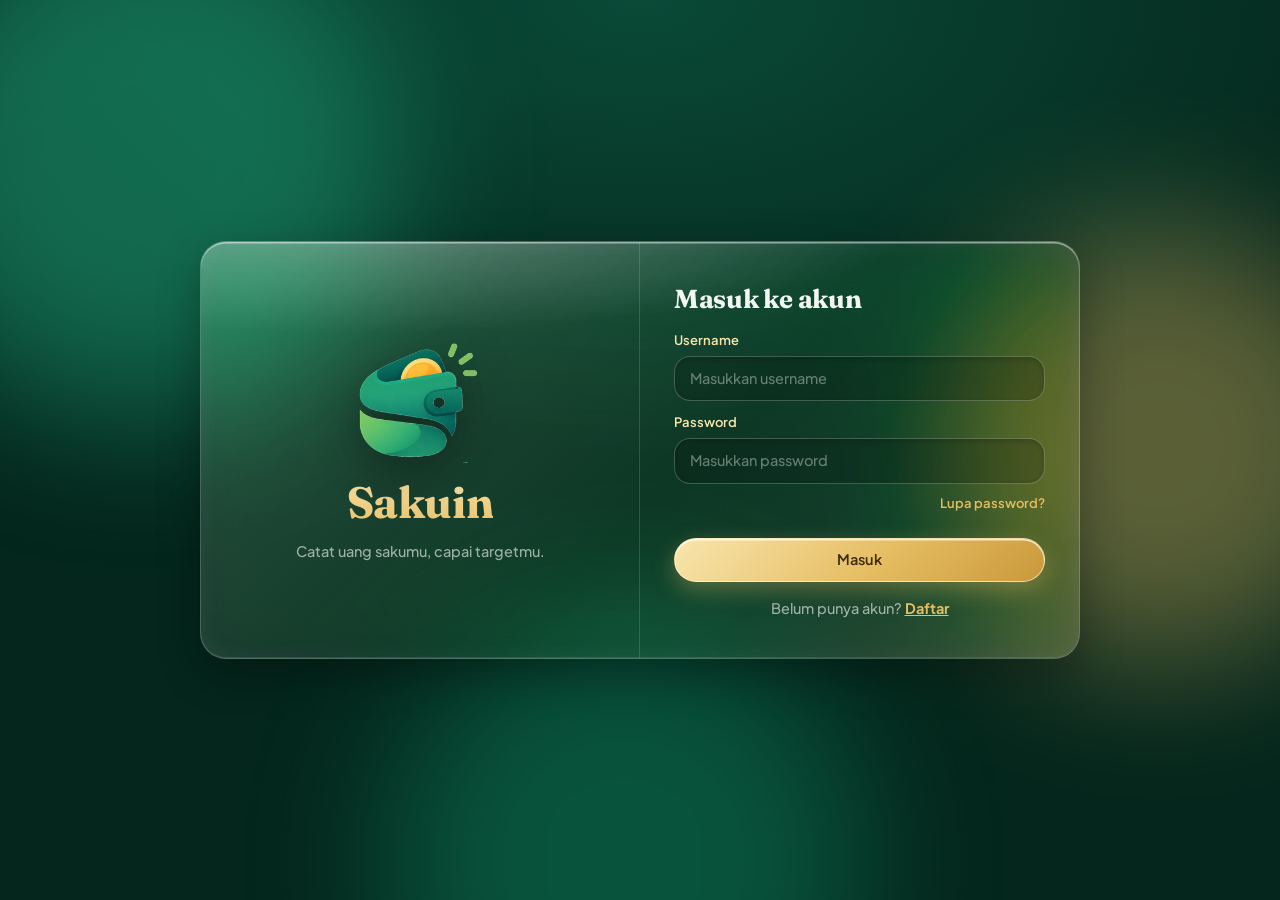
<file: pages/laporan.html>
<!DOCTYPE html>
<html lang="id">
<head>
  <meta charset="utf-8">
  <meta name="viewport" content="width=device-width, initial-scale=1">
  <title>Laporan Keuangan – Sakuin</title>
  <link rel="icon" href="../assets/img/logo.png">

  <!-- Fonts -->
  <link rel="preconnect" href="https://fonts.googleapis.com">
  <link rel="preconnect" href="https://fonts.gstatic.com" crossorigin>
  <link href="https://fonts.googleapis.com/css2?family=Fraunces:wght@700&family=Plus+Jakarta+Sans:wght@500;600;700&display=swap" rel="stylesheet">

  <!-- Gaya aplikasi -->
  <link rel="stylesheet" href="../assets/css/style.css">
</head>

<body data-page="laporan" data-title="Laporan Keuangan">
  <div id="content">

    <!-- Filter laporan -->
    <div class="glass pad">
      <form class="bar" id="fl">
        <div class="seg">
          <a href="#" data-j="Pemasukan">Pemasukan</a>
          <a href="#" data-j="Pengeluaran">Pengeluaran</a>
          <a href="#" data-j="Tabungan">Tabungan</a>
        </div>

        <input type="date" name="dari" title="Dari tanggal">
        <input type="date" name="sampai" title="Sampai tanggal">

        <select name="kat" id="sel"></select>

        <button class="btn gold">Tampilkan</button>
      </form>
    </div>

    <!-- Hasil laporan (diisi oleh laporan.js) -->
    <div id="out" style="display: contents"></div>

  </div>

  <script src="../assets/js/data.js"></script>
  <script src="../assets/js/app.js"></script>
  <script src="../assets/js/laporan.js"></script>
</body>
</html>
</file>
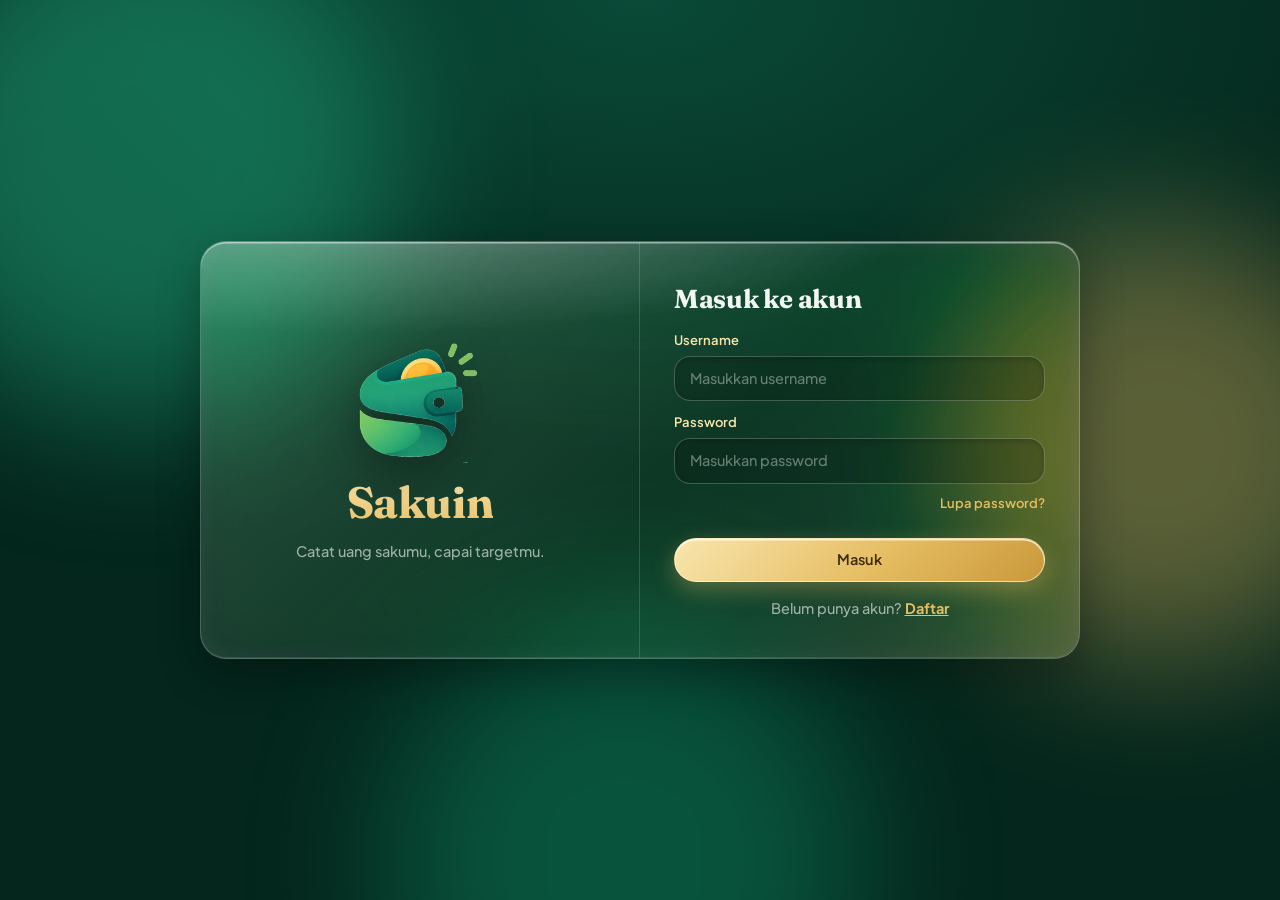
<file: pages/pengaturan.html>
<!DOCTYPE html>
<html lang="id">
<head>
  <meta charset="utf-8">
  <meta name="viewport" content="width=device-width, initial-scale=1">
  <title>Pengaturan – Sakuin</title>
  <link rel="icon" href="../assets/img/logo.png">

  <!-- Fonts -->
  <link rel="preconnect" href="https://fonts.googleapis.com">
  <link rel="preconnect" href="https://fonts.gstatic.com" crossorigin>
  <link href="https://fonts.googleapis.com/css2?family=Fraunces:wght@700&family=Plus+Jakarta+Sans:wght@500;600;700&display=swap" rel="stylesheet">

  <!-- Gaya aplikasi -->
  <link rel="stylesheet" href="../assets/css/style.css">
</head>

<body data-page="pengaturan" data-title="Pengaturan">
  <div id="content">

    <div class="glass pad prof">
      <h3>Pengaturan</h3>
      <hr>

      <!-- Notifikasi -->
      <div class="row">
        <span>Notifikasi</span>
        <span style="display: flex; align-items: center; gap: 10px">
          <b id="nt">ON</b>
          <button class="tg" id="tg" onclick="tglNotif()" aria-label="Notifikasi"><i></i></button>
        </span>
      </div>

      <!-- Tampilan -->
      <div class="row">
        <span>Tampilan</span>
        <div class="seg">
          <a id="t-dark" href="#" onclick="return setTema('dark')">Dark</a>
          <a id="t-light" href="#" onclick="return setTema('light')">Light</a>
        </div>
      </div>

      <!-- Keamanan -->
      <div class="row">
        <span>Keamanan</span>
        <button class="btn sm" onclick="openM('m-pass')">Ubah Password</button>
      </div>

      <!-- Bahasa -->
      <div class="row">
        <span>Bahasa</span>
        <select>
          <option>Indonesia</option>
        </select>
      </div>

      <!-- Logout -->
      <a class="btn dng" style="display: block; margin-top: 18px" href="../auth/login.html?logout=1">Logout</a>
    </div>

  </div>

  <script src="../assets/js/data.js"></script>
  <script src="../assets/js/app.js"></script>
</body>
</html>
</file>
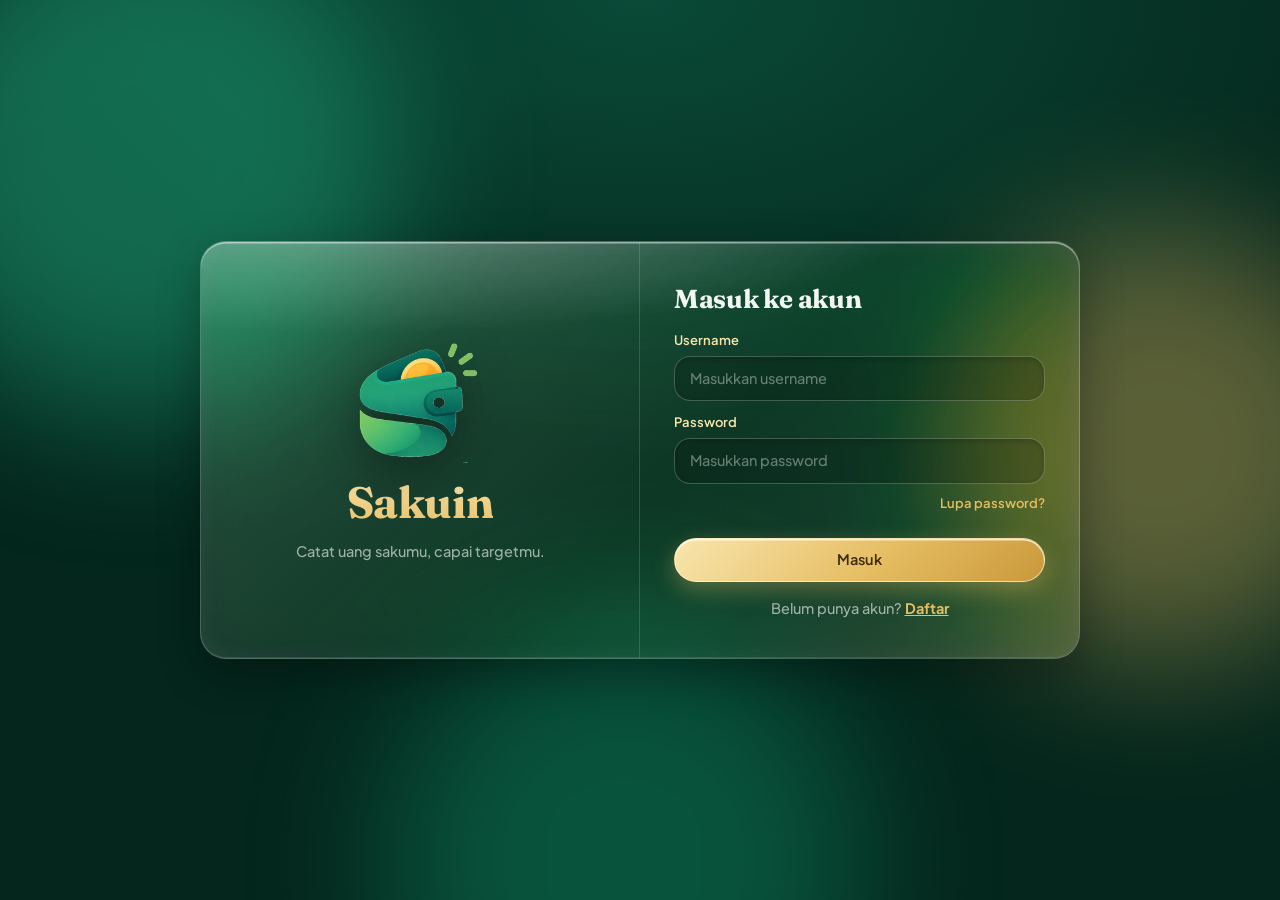
<file: pages/profil.html>
<!DOCTYPE html>
<html lang="id">
<head>
  <meta charset="utf-8">
  <meta name="viewport" content="width=device-width, initial-scale=1">
  <title>Profil – Sakuin</title>
  <link rel="icon" href="../assets/img/logo.png">

  <!-- Fonts -->
  <link rel="preconnect" href="https://fonts.googleapis.com">
  <link rel="preconnect" href="https://fonts.gstatic.com" crossorigin>
  <link href="https://fonts.googleapis.com/css2?family=Fraunces:wght@700&family=Plus+Jakarta+Sans:wght@500;600;700&display=swap" rel="stylesheet">

  <!-- Gaya aplikasi -->
  <link rel="stylesheet" href="../assets/css/style.css">
</head>

<body data-page="profil" data-title="Profil">
  <div id="content">

    <!-- Kartu profil -->
    <div class="glass pad prof">
      <h3>Profil</h3>
      <hr>

      <div class="pav">
        <div class="av big" id="foto"></div>
        <small>Foto / Avatar Mahasiswa</small>

        <label class="btn sm" style="display: inline-block; margin: 6px 0 0; color: var(--tx); cursor: pointer">
          Ganti foto
          <input type="file" id="ff" accept="image/jpeg,image/png,image/webp" hidden>
        </label>
      </div>

      <div class="sub">Informasi Akun</div>
      <div id="info"></div>

      <button class="btn gold" id="ubah">Ubah Profil</button>
    </div>

    <!-- Modal ubah profil -->
    <div class="ov" id="m-prof">
      <form class="glass modal" id="fp">
        <h3>Ubah Profil</h3>

        <label>Nama lengkap *</label>
        <input name="nama" required maxlength="100">

        <label>Username</label>
        <input id="un" disabled>

        <label>Email</label>
        <input name="email" type="email" placeholder="nama@email.com">

        <label>NIM (opsional)</label>
        <input name="nim" maxlength="20" placeholder="Masukkan NIM">

        <div class="acts">
          <button type="button" class="btn" onclick="closeM()">Batal</button>
          <button class="btn gold">Simpan</button>
        </div>
      </form>
    </div>

  </div>

  <script src="../assets/js/data.js"></script>
  <script src="../assets/js/app.js"></script>
  <script src="../assets/js/profil.js"></script>
</body>
</html>
</file>
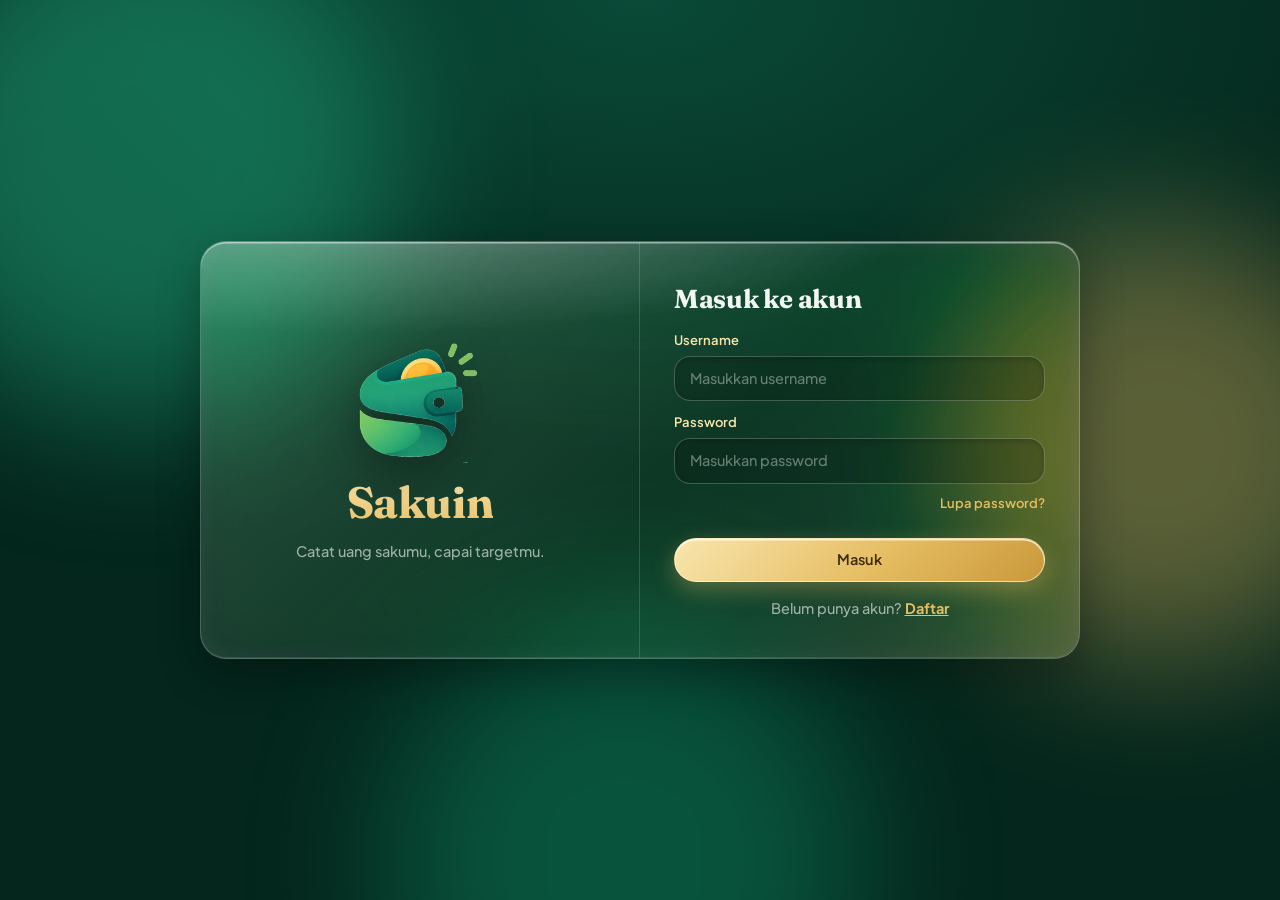
<file: pages/tabungan.html>
<!DOCTYPE html>
<html lang="id">
<head>
  <meta charset="utf-8">
  <meta name="viewport" content="width=device-width, initial-scale=1">
  <title>Tabungan – Sakuin</title>
  <link rel="icon" href="../assets/img/logo.png">

  <!-- Fonts -->
  <link rel="preconnect" href="https://fonts.googleapis.com">
  <link rel="preconnect" href="https://fonts.gstatic.com" crossorigin>
  <link href="https://fonts.googleapis.com/css2?family=Fraunces:wght@700&family=Plus+Jakarta+Sans:wght@500;600;700&display=swap" rel="stylesheet">

  <!-- Gaya aplikasi -->
  <link rel="stylesheet" href="../assets/css/style.css">
</head>

<body data-page="tabungan" data-title="Tabungan">
  <div id="content">

    <!-- Ringkasan -->
    <div class="cards" style="grid-template-columns: 1fr 1fr 1fr">
      <div class="glass stat">
        <small>Total Tabungan</small>
        <b class="cin" id="s-tot"></b>
      </div>

      <div class="glass stat sal">
        <small>Saldo Tersedia</small>
        <b id="s-sal"></b>
      </div>

      <div class="glass stat" style="display: grid; place-items: center; gap: 8px">
        <button class="btn gold" onclick="openM('m-tgt')">+ Target Baru</button>
        <a class="btn sm" href="laporan.html?jenis=Tabungan">Lihat Rekap</a>
      </div>
    </div>

    <!-- Daftar target (diisi oleh tabungan.js) -->
    <div class="grid2" id="gr"></div>

    <!-- Modal tambah / ubah target -->
    <div class="ov" id="m-tgt">
      <form class="glass modal">
        <input type="hidden" name="id">

        <h3 data-add="Target Tabungan Baru" data-edit="Ubah Target Tabungan">Target Tabungan Baru</h3>

        <label>Nama target *</label>
        <input name="nama" required maxlength="80" placeholder="Contoh: Laptop baru">

        <label>Jumlah target *</label>
        <input type="number" name="target" min="1" step="1" required placeholder="Rp 0">

        <div class="acts">
          <button type="button" class="btn" onclick="closeM()">Batal</button>
          <button class="btn gold">Simpan</button>
        </div>
      </form>
    </div>

    <!-- Modal setor tabungan -->
    <div class="ov" id="m-setor">
      <form class="glass modal">
        <input type="hidden" name="id">

        <h3>Nabung</h3>

        <label>Target</label>
        <input name="nama" disabled>

        <label>Tanggal *</label>
        <input type="date" name="tanggal" required>

        <label>Nominal *</label>
        <input type="number" name="nominal" min="1" step="1" required placeholder="Rp 0">

        <div class="acts">
          <button type="button" class="btn" onclick="closeM()">Batal</button>
          <button class="btn gold">Simpan</button>
        </div>
      </form>
    </div>

  </div>

  <script src="../assets/js/data.js"></script>
  <script src="../assets/js/app.js"></script>
  <script src="../assets/js/tabungan.js"></script>
</body>
</html>
</file>
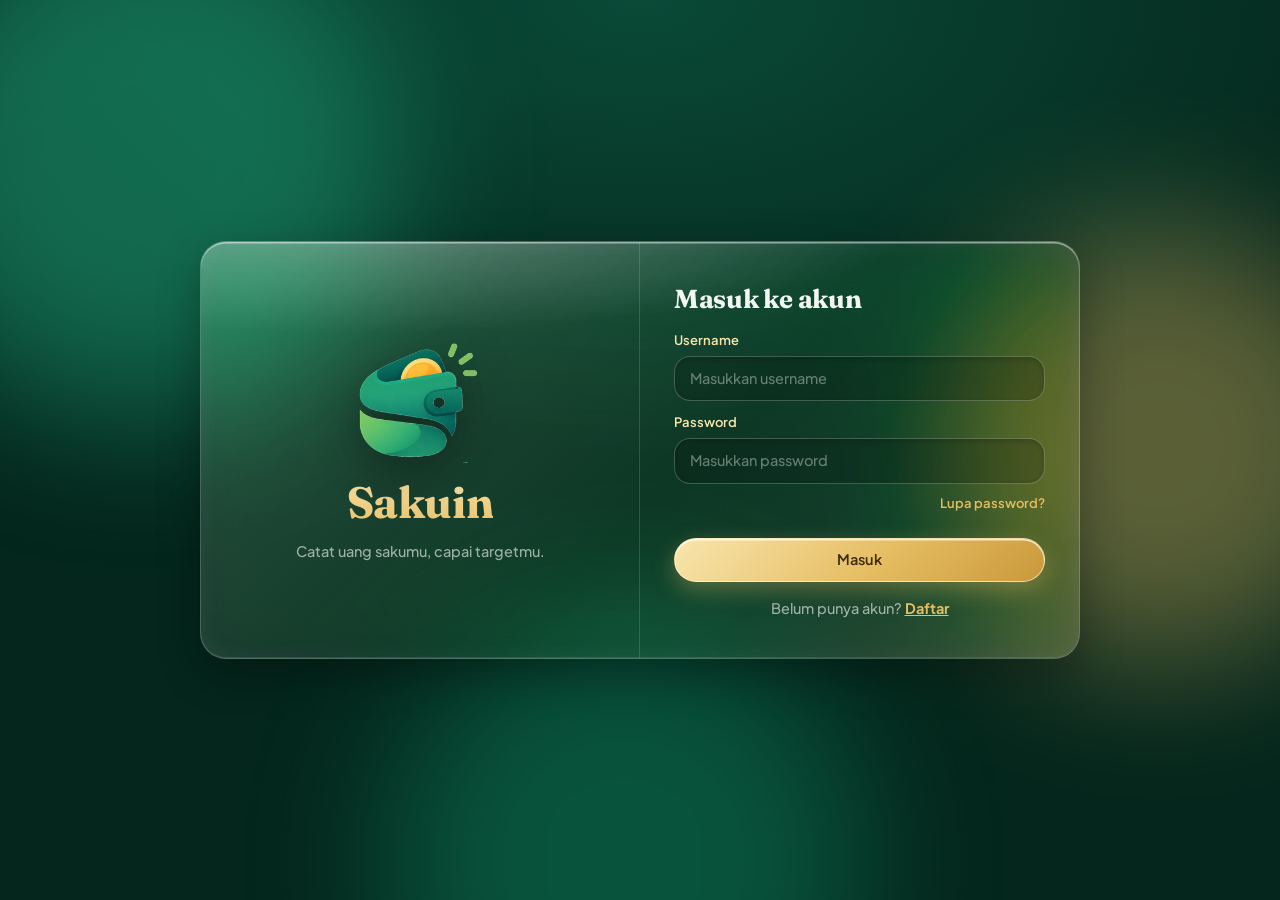
<file: pages/transaksi.html>
<!DOCTYPE html>
<html lang="id">
<head>
  <meta charset="utf-8">
  <meta name="viewport" content="width=device-width, initial-scale=1">
  <title>Transaksi – Sakuin</title>
  <link rel="icon" href="../assets/img/logo.png">

  <!-- Fonts -->
  <link rel="preconnect" href="https://fonts.googleapis.com">
  <link rel="preconnect" href="https://fonts.gstatic.com" crossorigin>
  <link href="https://fonts.googleapis.com/css2?family=Fraunces:wght@700&family=Plus+Jakarta+Sans:wght@500;600;700&display=swap" rel="stylesheet">

  <!-- Gaya aplikasi -->
  <link rel="stylesheet" href="../assets/css/style.css">
</head>

<body data-page="transaksi" data-title="Transaksi">
  <div id="content">

    <!-- Filter + tabel transaksi -->
    <div class="glass pad">
      <form class="bar" id="fl">
        <input name="q" placeholder="Cari kata kunci">

        <select name="jenis">
          <option value="">Semua Jenis</option>
          <option>Pemasukan</option>
          <option>Pengeluaran</option>
        </select>

        <select name="kategori" id="kf"></select>

        <input type="date" name="dari" title="Dari tanggal">
        <input type="date" name="sampai" title="Sampai tanggal">

        <button class="btn">Filter</button>
        <button type="button" class="btn gold" id="add">+ Tambah Transaksi</button>
      </form>

      <div class="tw">
        <table>
          <thead>
            <tr>
              <th>No</th>
              <th>Tanggal</th>
              <th>Jenis</th>
              <th>Kategori</th>
              <th class="n">Nominal</th>
              <th>Keterangan</th>
              <th class="n">Aksi</th>
            </tr>
          </thead>
          <tbody id="tb"></tbody>
        </table>
      </div>
    </div>

    <!-- Modal tambah / ubah transaksi -->
    <div class="ov" id="m-trx">
      <form class="glass modal">
        <input type="hidden" name="id">

        <h3 data-add="Tambah Transaksi" data-edit="Ubah Transaksi">Tambah Transaksi</h3>

        <label>Tanggal *</label>
        <input type="date" name="tanggal" required>

        <label>Jenis *</label>
        <select name="jenis" onchange="filterKat(this.form)">
          <option>Pemasukan</option>
          <option>Pengeluaran</option>
        </select>

        <label>Kategori *</label>
        <select name="kategori" id="kopt" required></select>

        <label>Nominal *</label>
        <input type="number" name="nominal" min="1" step="1" required placeholder="Rp 0">

        <label>Keterangan</label>
        <textarea name="keterangan" rows="2" maxlength="200" placeholder="Tulis keterangan"></textarea>

        <div class="acts">
          <button type="button" class="btn" onclick="closeM()">Batal</button>
          <button class="btn gold">Simpan</button>
        </div>
      </form>
    </div>

  </div>

  <script src="../assets/js/data.js"></script>
  <script src="../assets/js/app.js"></script>
  <script src="../assets/js/transaksi.js"></script>
</body>
</html>
</file>
<file: assets/css/style.css>
/* 1. Variabel & reset */

:root {
  --bg: #04261c;
  --em: #0e6b4d;
  --em2: #1fa57a;
  --gold: #e6bd62;
  --gold2: #f8e6ae;
  --tx: #f2f7f3;
  --mut: rgba(242, 247, 243, .62);
  --in: #6fe0b0;
  --out: #ffb4a2;
  --r: 26px;
}

* {
  box-sizing: border-box;
  margin: 0;
}

html, body { height: 100%; }

body {
  font: 500 14.5px/1.5 'Plus Jakarta Sans', system-ui, sans-serif;
  color: var(--tx);
  background: var(--bg);
  overflow-x: hidden;
}

h1, h2, h3, .serif {
  font-family: 'Fraunces', Georgia, serif;
  font-weight: 700;
  letter-spacing: -.01em;
}

button, input, select, textarea {
  font: inherit;
  color: inherit;
}

:focus-visible {
  outline: 2px solid var(--gold);
  outline-offset: 2px;
}

/* 2. Latar: cahaya hijau & emas di belakang kaca */

.orbs {
  position: fixed;
  inset: 0;
  z-index: -1;
  overflow: hidden;
  background: radial-gradient(90% 70% at 50% 0%, #0a4a37, var(--bg) 70%);
}

.orbs i {
  position: absolute;
  border-radius: 50%;
  filter: blur(70px);
  animation: fl 22s ease-in-out infinite alternate;
}

.orbs i:nth-child(1) {
  width: 520px;
  height: 520px;
  background: #1fa57a;
  opacity: .5;
  left: -120px;
  top: -100px;
}

.orbs i:nth-child(2) {
  width: 440px;
  height: 440px;
  background: var(--gold);
  opacity: .38;
  right: -100px;
  top: 25%;
  animation-delay: -8s;
}

.orbs i:nth-child(3) {
  width: 480px;
  height: 480px;
  background: #0e8a63;
  opacity: .45;
  left: 30%;
  bottom: -200px;
  animation-delay: -14s;
}

@keyframes fl {
  to { transform: translate(70px, 50px) scale(1.15); }
}

/* 3. Liquid glass */

.glass {
  position: relative;
  background: linear-gradient(135deg, rgba(255, 255, 255, .17), rgba(255, 255, 255, .05) 55%, rgba(255, 255, 255, .1));
  -webkit-backdrop-filter: blur(24px) saturate(190%);
  backdrop-filter: blur(24px) saturate(190%);
  border: 1px solid rgba(255, 255, 255, .2);
  border-radius: var(--r);
  box-shadow:
    0 14px 44px rgba(0, 0, 0, .3),
    inset 0 1.5px 0 rgba(255, 255, 255, .5),
    inset 0 -1px 0 rgba(255, 255, 255, .1),
    inset 0 0 26px rgba(255, 255, 255, .05);
}

.glass::before {
  content: "";
  position: absolute;
  inset: 0;
  border-radius: inherit;
  pointer-events: none;
  background:
    radial-gradient(120% 55% at 18% -8%, rgba(255, 255, 255, .3), transparent 55%),
    radial-gradient(60% 40% at 100% 100%, rgba(230, 189, 98, .14), transparent 70%);
}

/* 4. Tombol */

.btn {
  position: relative;
  border: 1px solid rgba(255, 255, 255, .25);
  border-radius: 999px;
  padding: 10px 20px;
  cursor: pointer;
  font-weight: 600;
  background: rgba(255, 255, 255, .1);
  -webkit-backdrop-filter: blur(12px);
  backdrop-filter: blur(12px);
  box-shadow: inset 0 1px 0 rgba(255, 255, 255, .4);
  transition: transform .2s, background .2s;
}

.btn:hover {
  background: rgba(255, 255, 255, .18);
  transform: translateY(-1px);
}

.btn:active { transform: scale(.97); }

.gold {
  background: linear-gradient(135deg, var(--gold2), var(--gold) 55%, #c9993a);
  color: #3a2a05;
  border-color: rgba(255, 245, 210, .7);
  box-shadow:
    inset 0 1.5px 0 rgba(255, 255, 255, .7),
    0 8px 22px rgba(230, 189, 98, .35);
}

.gold:hover {
  background: linear-gradient(135deg, #fff0c4, var(--gold) 55%, #d4a443);
}

.sm {
  padding: 6px 14px;
  font-size: 13px;
}

.dng { color: #ffd0c6; }

/* 5. Form */

input, select, textarea {
  width: 100%;
  padding: 11px 15px;
  border-radius: 16px;
  border: 1px solid rgba(255, 255, 255, .22);
  background: rgba(0, 0, 0, .18);
  box-shadow: inset 0 2px 6px rgba(0, 0, 0, .2);
}

input::placeholder, textarea::placeholder { color: rgba(242, 247, 243, .4); }
select option { background: #073a2b; }
input[type=date] { color-scheme: dark; }

label {
  display: block;
  font-size: 13px;
  font-weight: 600;
  margin: 12px 0 5px;
  color: var(--gold2);
}

.err {
  color: var(--out);
  font-size: 12.5px;
  margin-top: 4px;
  min-height: 1px;
}

/* 6. Autentikasi */

#auth {
  min-height: 100%;
  display: grid;
  place-items: center;
  padding: 20px;
}

.authbox {
  display: grid;
  grid-template-columns: 1fr 1fr;
  width: min(880px, 100%);
  overflow: hidden;
}

.brand {
  padding: 44px 34px;
  display: flex;
  flex-direction: column;
  align-items: center;
  justify-content: center;
  text-align: center;
  gap: 6px;
  border-right: 1px solid rgba(255, 255, 255, .14);
}

.brand img {
  width: 132px;
  filter: drop-shadow(0 12px 22px rgba(0, 0, 0, .35));
}

.brand h1 {
  font-size: 44px;
  background: linear-gradient(180deg, var(--gold2), var(--gold));
  -webkit-background-clip: text;
  background-clip: text;
  color: transparent;
}

.brand p { color: var(--mut); }

.authform {
  padding: 38px 34px;
  position: relative;
}

.authform h2 { font-size: 26px; }

.authform .btn {
  width: 100%;
  margin-top: 20px;
}

.sw {
  text-align: center;
  margin-top: 16px;
  color: var(--mut);
}

.sw a {
  color: var(--gold);
  cursor: pointer;
  font-weight: 700;
}

/* 7. Aplikasi: kerangka, sidebar, topbar */

#app {
  display: none;
  min-height: 100%;
  padding: 16px;
  gap: 16px;
  grid-template-columns: 236px 1fr;
}

#app.on { display: grid; }

aside {
  position: sticky;
  top: 16px;
  height: calc(100vh - 32px);
  padding: 20px 14px;
  display: flex;
  flex-direction: column;
  gap: 6px;
}

.logo {
  display: flex;
  align-items: center;
  gap: 10px;
  padding: 2px 10px 16px;
}

.logo img { width: 40px; }

.logo b {
  font: 700 24px 'Fraunces', serif;
  color: var(--gold2);
}

.nav {
  display: flex;
  align-items: center;
  gap: 12px;
  width: 100%;
  padding: 12px 14px;
  border: 1px solid transparent;
  border-radius: 18px;
  background: none;
  cursor: pointer;
  color: var(--mut);
  font-weight: 600;
  text-align: left;
  transition: .2s;
}

.nav:hover {
  color: var(--tx);
  background: rgba(255, 255, 255, .08);
}

.nav.on {
  color: var(--tx);
  background: linear-gradient(135deg, rgba(230, 189, 98, .34), rgba(255, 255, 255, .08));
  border-color: rgba(248, 230, 174, .45);
  box-shadow:
    inset 0 1px 0 rgba(255, 255, 255, .4),
    0 6px 18px rgba(0, 0, 0, .2);
}

.nav svg {
  width: 20px;
  height: 20px;
  stroke: currentColor;
  fill: none;
  stroke-width: 1.8;
  stroke-linecap: round;
  stroke-linejoin: round;
}

.sp { flex: 1; }

main {
  min-width: 0;
  display: flex;
  flex-direction: column;
  gap: 16px;
}

.top {
  display: flex;
  justify-content: space-between;
  align-items: center;
  padding: 12px 14px 12px 24px;
  border-radius: 999px;
}

.top h2 { font-size: 21px; }

.user {
  display: flex;
  align-items: center;
  gap: 10px;
  font-weight: 600;
}

.av {
  width: 38px;
  height: 38px;
  border-radius: 50%;
  display: grid;
  place-items: center;
  font-weight: 700;
  color: #3a2a05;
  background: linear-gradient(135deg, var(--gold2), var(--gold));
  box-shadow: inset 0 1px 0 #fff8;
}

.pad { padding: 24px; }

/* 8. Dashboard: sapaan, kartu, daftar, legenda */

.hello h1 {
  font-size: 30px;
  margin-bottom: 2px;
}

.hello p { color: var(--mut); }

.cards {
  display: grid;
  grid-template-columns: repeat(3, 1fr);
  gap: 16px;
}

.stat { padding: 22px; }

.stat small {
  color: var(--mut);
  font-weight: 600;
}

.stat b {
  display: block;
  font: 700 28px 'Fraunces', serif;
  margin-top: 4px;
}

.stat.sal {
  border-color: rgba(248, 230, 174, .55);
  box-shadow:
    0 14px 44px rgba(0, 0, 0, .3),
    0 0 36px rgba(230, 189, 98, .25),
    inset 0 1.5px 0 rgba(255, 255, 255, .55);
}

.sal b { color: var(--gold2); }

.cin { color: var(--in); }
.cout { color: var(--out); }

.two {
  display: grid;
  grid-template-columns: 1.6fr 1fr;
  gap: 16px;
}

.two h3 {
  font-size: 18px;
  margin-bottom: 12px;
}

.li {
  display: flex;
  justify-content: space-between;
  gap: 10px;
  padding: 11px 0;
  border-bottom: 1px solid rgba(255, 255, 255, .1);
}

.li:last-child { border: 0; }

.li small {
  display: block;
  color: var(--mut);
}

.leg {
  display: flex;
  gap: 16px;
  color: var(--mut);
  font-size: 12.5px;
  margin-top: 6px;
}

.leg i {
  display: inline-block;
  width: 18px;
  height: 3px;
  border-radius: 2px;
  margin-right: 6px;
  vertical-align: middle;
}

/* 9. Toolbar, segmen, tabel, tag */

.bar {
  display: flex;
  gap: 10px;
  flex-wrap: wrap;
  align-items: center;
  margin-bottom: 16px;
}

.bar > * {
  flex: 1;
  min-width: 130px;
}

.bar .btn { flex: none; }

.seg {
  display: inline-flex;
  padding: 4px;
  border-radius: 999px;
  background: rgba(0, 0, 0, .2);
  border: 1px solid rgba(255, 255, 255, .14);
  flex: none !important;
}

.seg button {
  border: 0;
  background: none;
  padding: 7px 18px;
  border-radius: 999px;
  cursor: pointer;
  font-weight: 600;
  color: var(--mut);
}

.seg button.on {
  background: linear-gradient(135deg, var(--gold2), var(--gold));
  color: #3a2a05;
  box-shadow: inset 0 1px 0 #fff9;
}

.tw { overflow-x: auto; }

table {
  width: 100%;
  border-collapse: collapse;
  min-width: 560px;
}

th {
  text-align: left;
  font-size: 13px;
  color: var(--gold2);
  padding: 10px 12px;
  border-bottom: 1px solid rgba(255, 255, 255, .22);
}

td {
  padding: 12px;
  border-bottom: 1px solid rgba(255, 255, 255, .08);
}

tr:hover td { background: rgba(255, 255, 255, .04); }

td.n, th.n { text-align: right; }

tfoot td {
  font-weight: 700;
  border-top: 1px solid rgba(248, 230, 174, .5);
  color: var(--gold2);
}

.tag {
  padding: 2px 10px;
  border-radius: 999px;
  font-size: 12px;
  font-weight: 600;
  border: 1px solid;
}

.tag.i {
  color: var(--in);
  border-color: rgba(111, 224, 176, .4);
  background: rgba(111, 224, 176, .1);
}

.tag.o {
  color: var(--out);
  border-color: rgba(255, 180, 162, .4);
  background: rgba(255, 180, 162, .1);
}

.empty {
  text-align: center;
  padding: 36px;
  color: var(--mut);
}

/* 10. Modal & notifikasi */

.ov {
  position: fixed;
  inset: 0;
  z-index: 20;
  display: none;
  place-items: center;
  padding: 18px;
  background: rgba(2, 20, 14, .55);
  -webkit-backdrop-filter: blur(6px);
  backdrop-filter: blur(6px);
}

.ov.on { display: grid; }

.modal {
  width: min(440px, 100%);
  padding: 26px;
  animation: pop .28s cubic-bezier(.2, 1.3, .4, 1);
}

@keyframes pop {
  from {
    transform: scale(.9);
    opacity: 0;
  }
}

.modal h3 { font-size: 22px; }

.acts {
  display: flex;
  gap: 10px;
  justify-content: flex-end;
  margin-top: 20px;
}

#toast {
  position: fixed;
  left: 50%;
  bottom: 26px;
  z-index: 30;
  transform: translate(-50%, 120px);
  padding: 12px 22px;
  border-radius: 999px;
  transition: transform .4s cubic-bezier(.2, 1.2, .4, 1);
  font-weight: 600;
  white-space: nowrap;
}

#toast.on { transform: translate(-50%, 0); }

/* 11. Responsif (layar kecil) */

@media (max-width: 860px) {
  .authbox { grid-template-columns: 1fr; }

  .brand {
    border: 0;
    padding: 28px 20px 0;
  }

  #app.on {
    grid-template-columns: 1fr;
    padding: 12px 12px 96px;
  }

  aside {
    position: fixed;
    z-index: 10;
    top: auto;
    bottom: 12px;
    left: 12px;
    right: 12px;
    height: auto;
    flex-direction: row;
    padding: 8px;
    border-radius: 999px;
    gap: 2px;
  }

  .logo, .sp, .nav span { display: none; }

  .nav {
    justify-content: center;
    padding: 12px;
  }

  .cards, .two { grid-template-columns: 1fr; }
}

/* 12. Menu pengguna, profil, pengaturan */

.top { z-index: 5; }

.uname {
  background: none;
  border: 0;
  cursor: pointer;
  font-weight: 600;
}

.av {
  border: 0;
  cursor: pointer;
  background-size: cover;
  background-position: center;
}

.dd {
  position: absolute;
  right: 8px;
  top: calc(100% + 10px);
  width: 250px;
  padding: 12px;
  border-radius: 24px;
  display: none;
  z-index: 6;
  transform-origin: top right;
}

.dd.on {
  display: block;
  animation: pop .24s cubic-bezier(.2, 1.3, .4, 1);
}

.dd hr, .prof hr {
  border: 0;
  border-top: 1px solid rgba(255, 255, 255, .2);
  margin: 8px 0;
}

.dd > button {
  display: block;
  width: 100%;
  text-align: left;
  border: 0;
  background: none;
  padding: 10px 14px;
  border-radius: 14px;
  cursor: pointer;
  font-weight: 600;
}

.dd > button:hover { background: rgba(255, 255, 255, .14); }

.ddh {
  display: flex;
  gap: 10px;
  align-items: center;
  padding: 4px;
}

.ddh .av {
  cursor: default;
  flex: none;
}

.ddh small {
  display: block;
  color: var(--mut);
}

.prof {
  max-width: 540px;
  width: 100%;
  margin: 0 auto;
}

.pav {
  display: flex;
  flex-direction: column;
  align-items: center;
  gap: 4px;
  padding: 14px 0;
  color: var(--mut);
}

.av.big {
  width: 112px;
  height: 112px;
  font: 700 44px 'Fraunces', serif;
  border: 2px solid rgba(255, 255, 255, .6);
  box-shadow:
    0 10px 30px rgba(0, 0, 0, .3),
    inset 0 2px 0 #fff9;
  cursor: default;
}

.sub {
  font-weight: 700;
  color: var(--gold2);
  margin: 6px 0 2px;
}

.row {
  display: flex;
  justify-content: space-between;
  align-items: center;
  gap: 12px;
  padding: 12px 0;
  border-bottom: 1px solid rgba(255, 255, 255, .1);
}

.row > span:first-child { color: var(--mut); }
.row select { width: auto; }

.tg {
  width: 54px;
  height: 30px;
  border-radius: 999px;
  border: 1px solid rgba(255, 255, 255, .3);
  background: rgba(0, 0, 0, .25);
  position: relative;
  cursor: pointer;
  flex: none;
}

.tg i {
  position: absolute;
  top: 3px;
  left: 3px;
  width: 22px;
  height: 22px;
  border-radius: 50%;
  background: #fff;
  transition: .25s;
  box-shadow: 0 2px 6px #0005;
}

.tg.on { background: linear-gradient(135deg, var(--gold2), var(--gold)); }
.tg.on i { left: 27px; }

.prof .btn.gold { margin-top: 16px; }

/* 13. Tema terang */

body.light {
  --bg: #e8f4ec;
  --tx: #0b3b2b;
  --mut: rgba(11, 59, 43, .66);
  --in: #0b7a52;
  --out: #b3402a;
}

body.light .orbs { background: radial-gradient(90% 70% at 50% 0%, #cdeedb, #e8f4ec 70%); }
body.light .orbs i { opacity: .35; }

body.light .glass {
  background: linear-gradient(135deg, rgba(255, 255, 255, .75), rgba(255, 255, 255, .35) 55%, rgba(255, 255, 255, .6));
  border-color: rgba(255, 255, 255, .85);
  box-shadow:
    0 14px 40px rgba(14, 107, 77, .18),
    inset 0 1.5px 0 #fff,
    inset 0 -1px 0 rgba(255, 255, 255, .5);
}

body.light input,
body.light select,
body.light textarea {
  background: rgba(255, 255, 255, .65);
  border-color: rgba(14, 107, 77, .25);
  box-shadow: inset 0 2px 5px rgba(14, 107, 77, .12);
}

body.light input::placeholder,
body.light textarea::placeholder { color: rgba(11, 59, 43, .4); }

body.light input[type=date] { color-scheme: light; }
body.light select option { background: #fff; }

body.light .btn {
  background: rgba(255, 255, 255, .55);
  border-color: rgba(14, 107, 77, .2);
}

body.light .btn.gold { background: linear-gradient(135deg, var(--gold2), var(--gold) 55%, #c9993a); }

body.light label,
body.light th,
body.light tfoot td,
body.light .sub,
body.light .logo b,
body.light .sal b { color: #8a6a1c; }

body.light .brand h1 {
  background: linear-gradient(180deg, #b8892b, #8a6a1c);
  -webkit-background-clip: text;
  background-clip: text;
}

body.light .dng { color: #b3402a; }

body.light .seg,
body.light .tg {
  background: rgba(255, 255, 255, .55);
  border-color: rgba(14, 107, 77, .2);
}

body.light .tg.on { background: linear-gradient(135deg, var(--gold2), var(--gold)); }

body.light .li,
body.light td,
body.light .row { border-color: rgba(14, 107, 77, .14); }

body.light th { border-color: rgba(14, 107, 77, .25); }

body.light .dd hr,
body.light .prof hr { border-color: rgba(14, 107, 77, .2); }

body.light .nav:hover,
body.light .dd > button:hover { background: rgba(14, 107, 77, .1); }

body.light #toast { background: rgba(7, 58, 43, .92); }

/* 14. Aksesibilitas: kurangi animasi */

@media (prefers-reduced-motion: reduce) {
  * {
    animation: none !important;
    transition: none !important;
  }
}

/* 15. Tambahan versi PHP (tautan sebagai tombol/menu) */

a.nav { text-decoration: none; }

a.btn {
  display: inline-block;
  text-decoration: none;
  text-align: center;
}

.top a {
  color: inherit;
  text-decoration: none;
}

.seg a {
  padding: 7px 18px;
  border-radius: 999px;
  font-weight: 600;
  color: var(--mut);
  text-decoration: none;
}

.seg a.on {
  background: linear-gradient(135deg, var(--gold2), var(--gold));
  color: #3a2a05;
  box-shadow: inset 0 1px 0 #fff9;
}

.dd > a {
  display: block;
  padding: 10px 14px;
  border-radius: 14px;
  font-weight: 600;
  color: inherit;
  text-decoration: none;
}

.dd > a:hover { background: rgba(255, 255, 255, .14); }
.dd > a.dng { color: #ffd0c6; }

body.light .dd > a.dng { color: #b3402a; }
body.light .dd > a:hover { background: rgba(14, 107, 77, .1); }

.pg {
  display: flex;
  gap: 6px;
  justify-content: center;
  margin-top: 16px;
}

.pg a {
  min-width: 34px;
  text-align: center;
  padding: 5px 10px;
  border-radius: 999px;
  border: 1px solid rgba(255, 255, 255, .25);
  color: inherit;
  text-decoration: none;
}

.pg a.on {
  background: linear-gradient(135deg, var(--gold2), var(--gold));
  color: #3a2a05;
  border-color: transparent;
}

/* 16. Anggaran & tabungan */

#toast {
  white-space: normal;
  width: max-content;
  max-width: min(92vw, 540px);
  text-align: center;
  border-radius: 22px;
}

.prog {
  height: 12px;
  border-radius: 99px;
  background: rgba(0, 0, 0, .25);
  overflow: hidden;
  border: 1px solid rgba(255, 255, 255, .15);
}

.prog i {
  display: block;
  height: 100%;
  border-radius: 99px;
  background: linear-gradient(90deg, var(--em2), #6fe0b0);
  transition: width .6s;
}

.prog i.mid { background: linear-gradient(90deg, var(--gold), var(--gold2)); }
.prog i.hot { background: linear-gradient(90deg, #e0644a, #ffb4a2); }

body.light .prog { background: rgba(14, 107, 77, .15); }

.item { padding: 20px 22px; }

.item .hd {
  display: flex;
  justify-content: space-between;
  gap: 10px;
  align-items: baseline;
  margin-bottom: 10px;
}

.item .ft {
  display: flex;
  justify-content: space-between;
  align-items: center;
  gap: 10px;
  margin-top: 12px;
  flex-wrap: wrap;
}

.item small { color: var(--mut); }

.grid2 {
  display: grid;
  grid-template-columns: repeat(auto-fill, minmax(300px, 1fr));
  gap: 16px;
}

.warn {
  border-color: rgba(255, 180, 162, .6);
  box-shadow:
    0 14px 44px rgba(0, 0, 0, .3),
    0 0 30px rgba(224, 100, 74, .3),
    inset 0 1.5px 0 rgba(255, 255, 255, .4);
}
</file>
